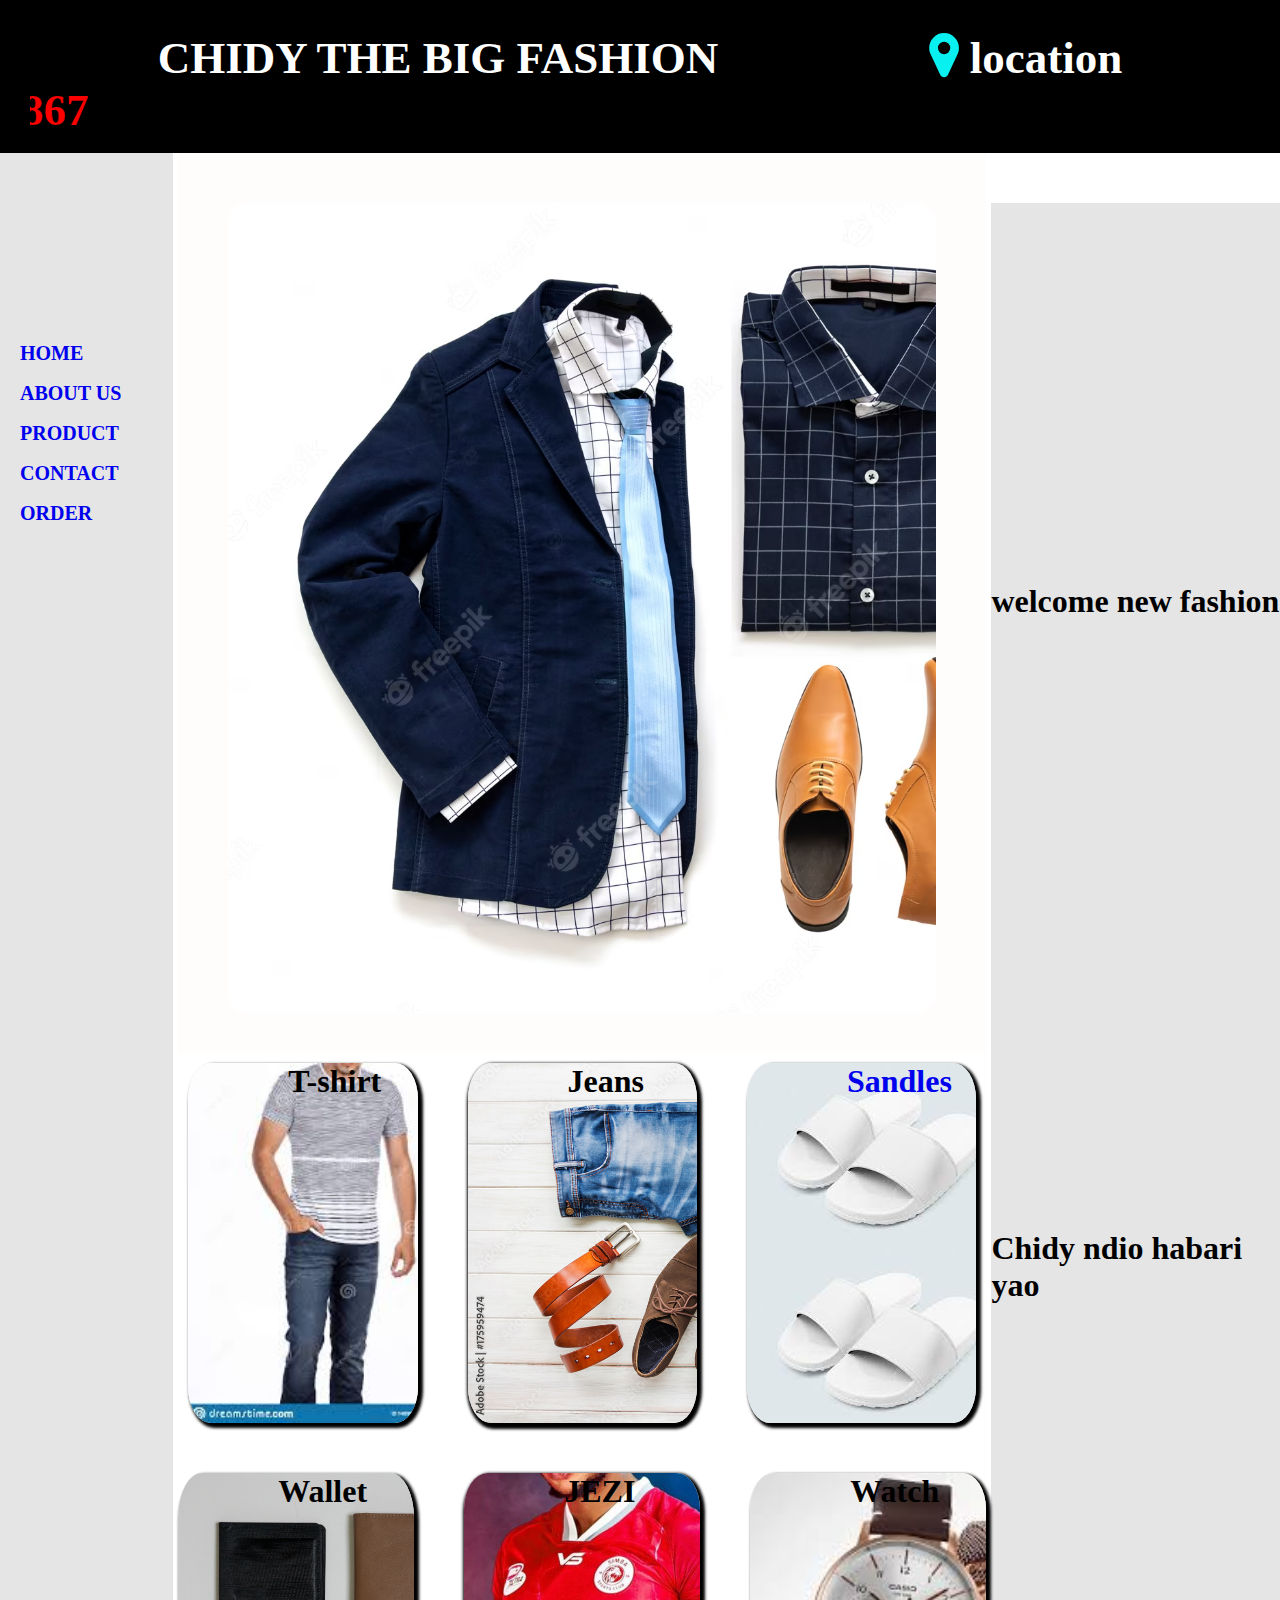
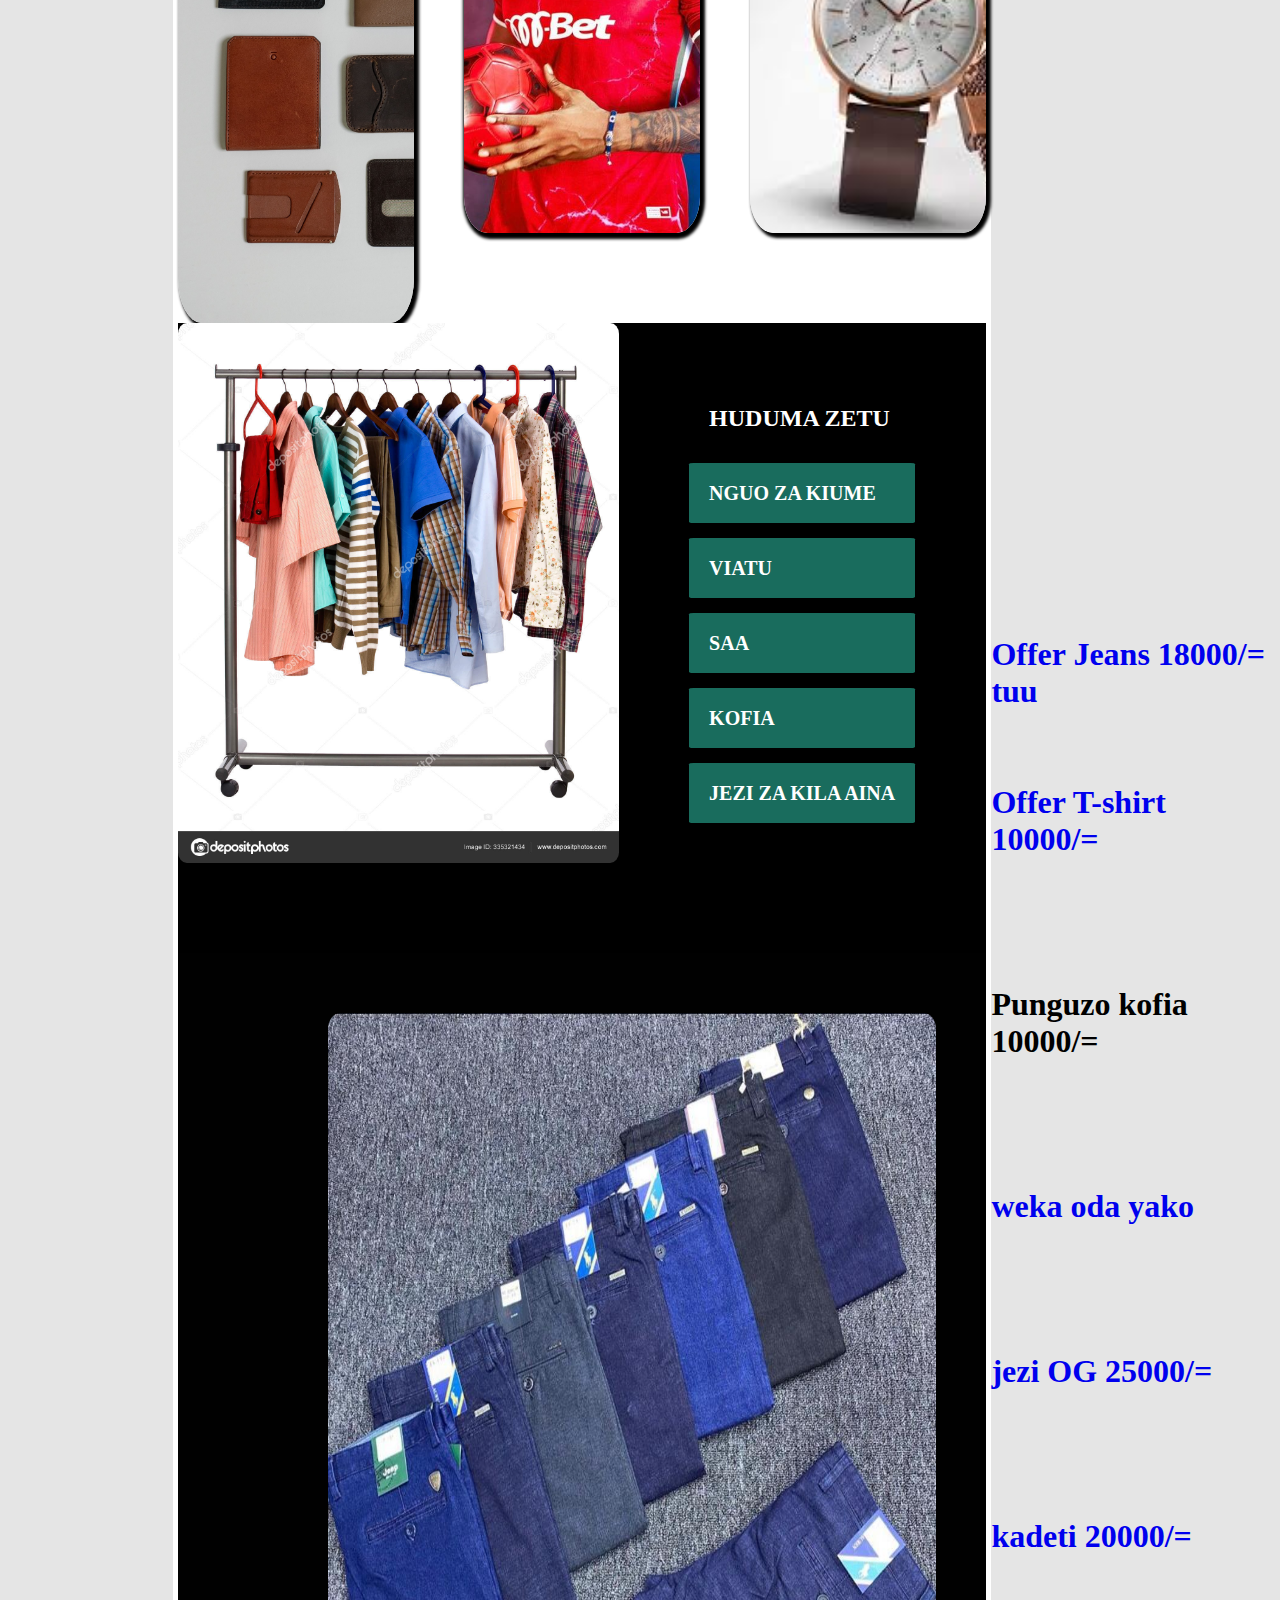
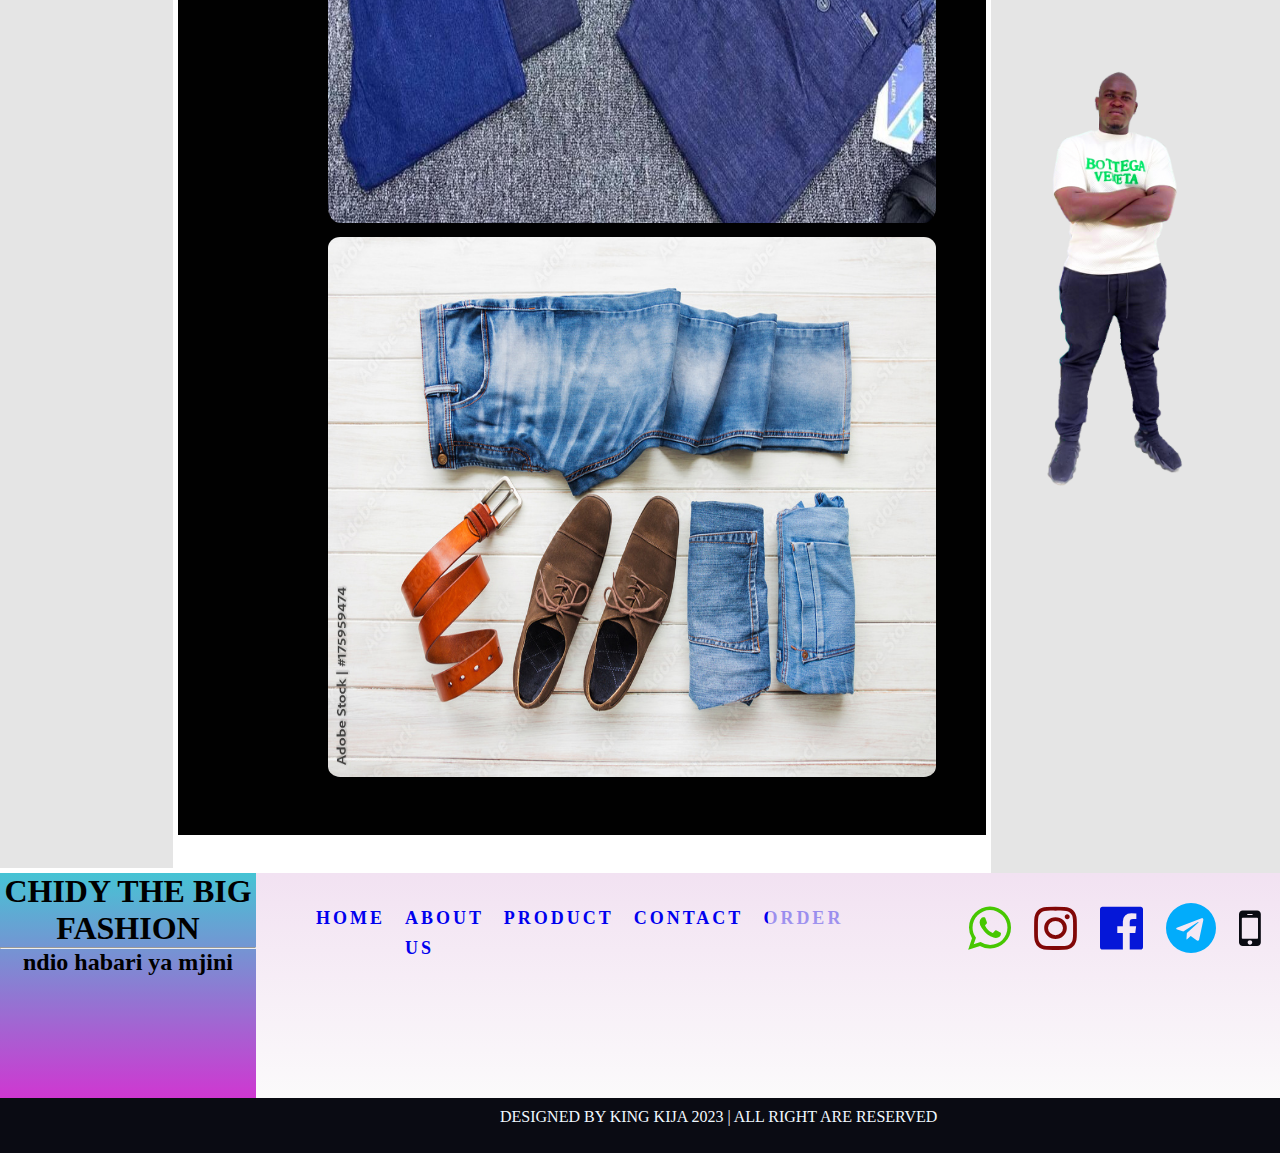
<file: index.html>
<!DOCTYPE html>
<html>

<head>
    <link rel="stylesheet" type="text/css" href="./home.css">
    <link rel="stylesheet" type="text/css" href="./font-awesome/css/font-awesome.min.css">
</head>

<body id="hamza()">
    <div id="divmain">
        <div id="divheading">
            <p id="p1">CHIDY THE BIG FASHION
                <a href="https://maps.app.goo.gl/7znSupETSNkX8spt6"><i class="fa fa-map-marker" aria-hidden="true"
                        id="phone" style="color: rgb(8, 240, 240); padding-left: 200px;"></i></a>
                location
                <marquee direction="RIGht">
                    <font color="red">0683243867 </font>
                </marquee>
        </p>

        </div>

        <div id="divcontral">
            <div id="divmenu">
                <ul id="ul1">
                    <a href="./index.html">
                        <li>HOME</li>
                    </a>
                    <a href="./about.html">
                        <li>ABOUT US</li>
                    </a>
                    <a href="./product.html">
                        <li>PRODUCT</li>
                    </a>
                    <a href="./contact.html">
                        <li>CONTACT</li>
                    </a>
                    <a href="./order.html">
                        <li>ORDER</li>
                    </a>
                </ul>
            </div>
            <div id="divcont">
                <div id="cont1"></div>
                <div id="divcontainer2">
                    <div id="cont2">
                        <h1 id="h22">T-shirt </h1>
                    </div>
                    <div id="cont3">
                        <h1 id="h22">Jeans</h1>
                    </div>
                    <div id="cont4">
                        <a href="./viatu.html">
                            <h1 id="h22">Sandles</h1>
                        </a>
                    </div>


                </div>
                <div id="divcontainer3">
                    <div id="cont5">
                        <h1 id="h22">Wallet </h1>
                    </div>
                    <div id="cont6" class="img3">
                        <h1 id="h22"> JEZI</h1>
                    </div>
                    <div id="cont7">
                        <h1 id="h22">Watch</h1>
                    </div>


                </div>
                <div id="divcontainer4">
                    <img src="./assets/back3.jpg" alt="">
                    <ul id="ul2">
                        <li class="li2 " style="background-color: black;font-family: FORTE; font-size: x-large;">HUDUMA
                            ZETU</li>
                        <a href="./NGUO-kiume.html">
                            <li class="li2">NGUO ZA KIUME</li>
                        </a>
                        <a href="./viatu.html">
                            <li class="li2">VIATU</li>
                        </a>
                        <a href="./saa.html">
                            <li class="li2">SAA</li>
                        </a>
                        <li class="li2">KOFIA</li>
                        <a href="./jezi.html">
                            <li class="li2">JEZI ZA KILA AINA</li>
                        </a>

                    </ul>
                </div>
                <div id="divcontainer5">
                   
                    <img src="./assets/jeans3" alt="" id="img1">
                    <img src="./assets/jeans2.jpg" alt="" id="img1" style="height: 60vh;">
                </div>
            </div>

            <div id="divadd">
                <div class="img"></div>
                <div class="img1" style="margin-top: 20px;">
                    <h1>welcome new fashion</h1>
                </div>
                <div class="img2" style="margin-top: 50PX;"></div>
                <br><br><br><br><br><br><br><br><br><br>
                <div class="img4" style="margin-top: 20px;">
                    <h1>Chidy ndio habari yao</h1>
                </div>
                <br><br><br><br><br><br>
                <div class="img2" style="margin-top: 50PX;"></div>
                <br><br><br><br><br><br>
                <div class="img1" style="margin-top: 20px;">
                    <a href="./NGUO-kiume.html">
                        <h1>Offer Jeans 18000/= tuu</h1>
                    </a>
                </div>
                <br><br><br>
                <div class="img1" style="margin-top: 20px;">
                    <a href="./NGUO-kiume.html">
                        <h1>Offer T-shirt 10000/=</h1>
                    </a>
                </div>
                <br><br><br><br><br><br>
                <div class="img1" style="margin-top: 20px;">
                    <h1>Punguzo kofia 10000/= </h1>
                </div>
                <br><br><br><br><br><br>
                <div class="img1" style="margin-top: 20px;">
                    <a href="./order.html">
                        <h1>weka oda yako</h1>
                    </a>
                </div>
                <br><br><br><br><br><br>
                <div class="img1" style="margin-top: 20px;">
                    <a href="./jezi.html">
                        <h1>jezi OG 25000/= </h1>
                    </a>
                </div>
                <br><br><br><br><br><br>
                <div class="img1" style="margin-top: 20px;">
                    <a href="./NGUO-kiume.html">
                        <h1>kadeti 20000/=</h1>
                    </a>
                </div>
                <div>
                <img src="./assets/WhatsApp-Image-2023-07-08-at-07.32 - Copy - Copy.png" alt="" class="pic1">
              

                </div>
                

            </div>

        </div>

        <div id="last">
            <div id="last1">
                <h1 id="h1a">CHIDY THE BIG FASHION</h1>
                <hr>
                <h2 id="h1a">ndio habari ya mjini</h2>

            </div>
            <div id="last2">
                <div id="divcontral">

                    <ul id="ullast">
                        <a href="./index.html">
                            <li>HOME</li>
                        </a>
                        <a href="./about.html">
                            <li>ABOUT US</li>
                        </a>
                        <a href="./product.html">
                            <li>PRODUCT</li>
                        </a>
                        <a href="./contact.html">
                            <li>CONTACT</li>
                        </a>
                        <a href="./order.html">
                            <li>ORDER</li>
                        </a>
                        <br> <br>


                    </ul>

                </div>
            </div>
            <div id="last3">
                <ul id="ullast1">
                    <a href="https://faq.whatsapp.com/1164217254479464/?ref=share">
                        <li id="whatsapp"><i class="fa fa-whatsapp" aria-hidden="true"></i></li>
                    </a>
                    <a href="https://instagram.com/chidy_big_fashion?igshid=MzNlNGNkZWQ4Mg==">
                        <li id="instagram"><i class="fa fa-instagram" aria-hidden="true"></i></li>

                        <a href="https://www.facebook.com/rashidi.amily.7?mibextid=ZbWKwL ">
                            <li id="facebook"><i class="fa fa-facebook-official" aria-hidden="true"></i></li>
                        </a>
                        <a href="https://telegram.org/dl">
                            <li id="tele"><i class="fa fa-telegram" aria-hidden="true"></i></li>
                        </a>
                        <li id="phone"><i class="fa fa-mobile" aria-hidden="true"></i></li>
                        <a href="https://maps.app.goo.gl/7znSupETSNkX8spt6"><i class="fa fa-map-marker"
                                aria-hidden="true" id="phone"></i></a>

            </div>
        </div>

        <div>
            <p id="footer">DESIGNED BY KING KIJA 2023 | ALL RIGHT ARE RESERVED</p>
        </div>
    </div>
<script>
   
    {
        alert("welcome to my business website")
    }
</script>
</body>

</html>
</file>
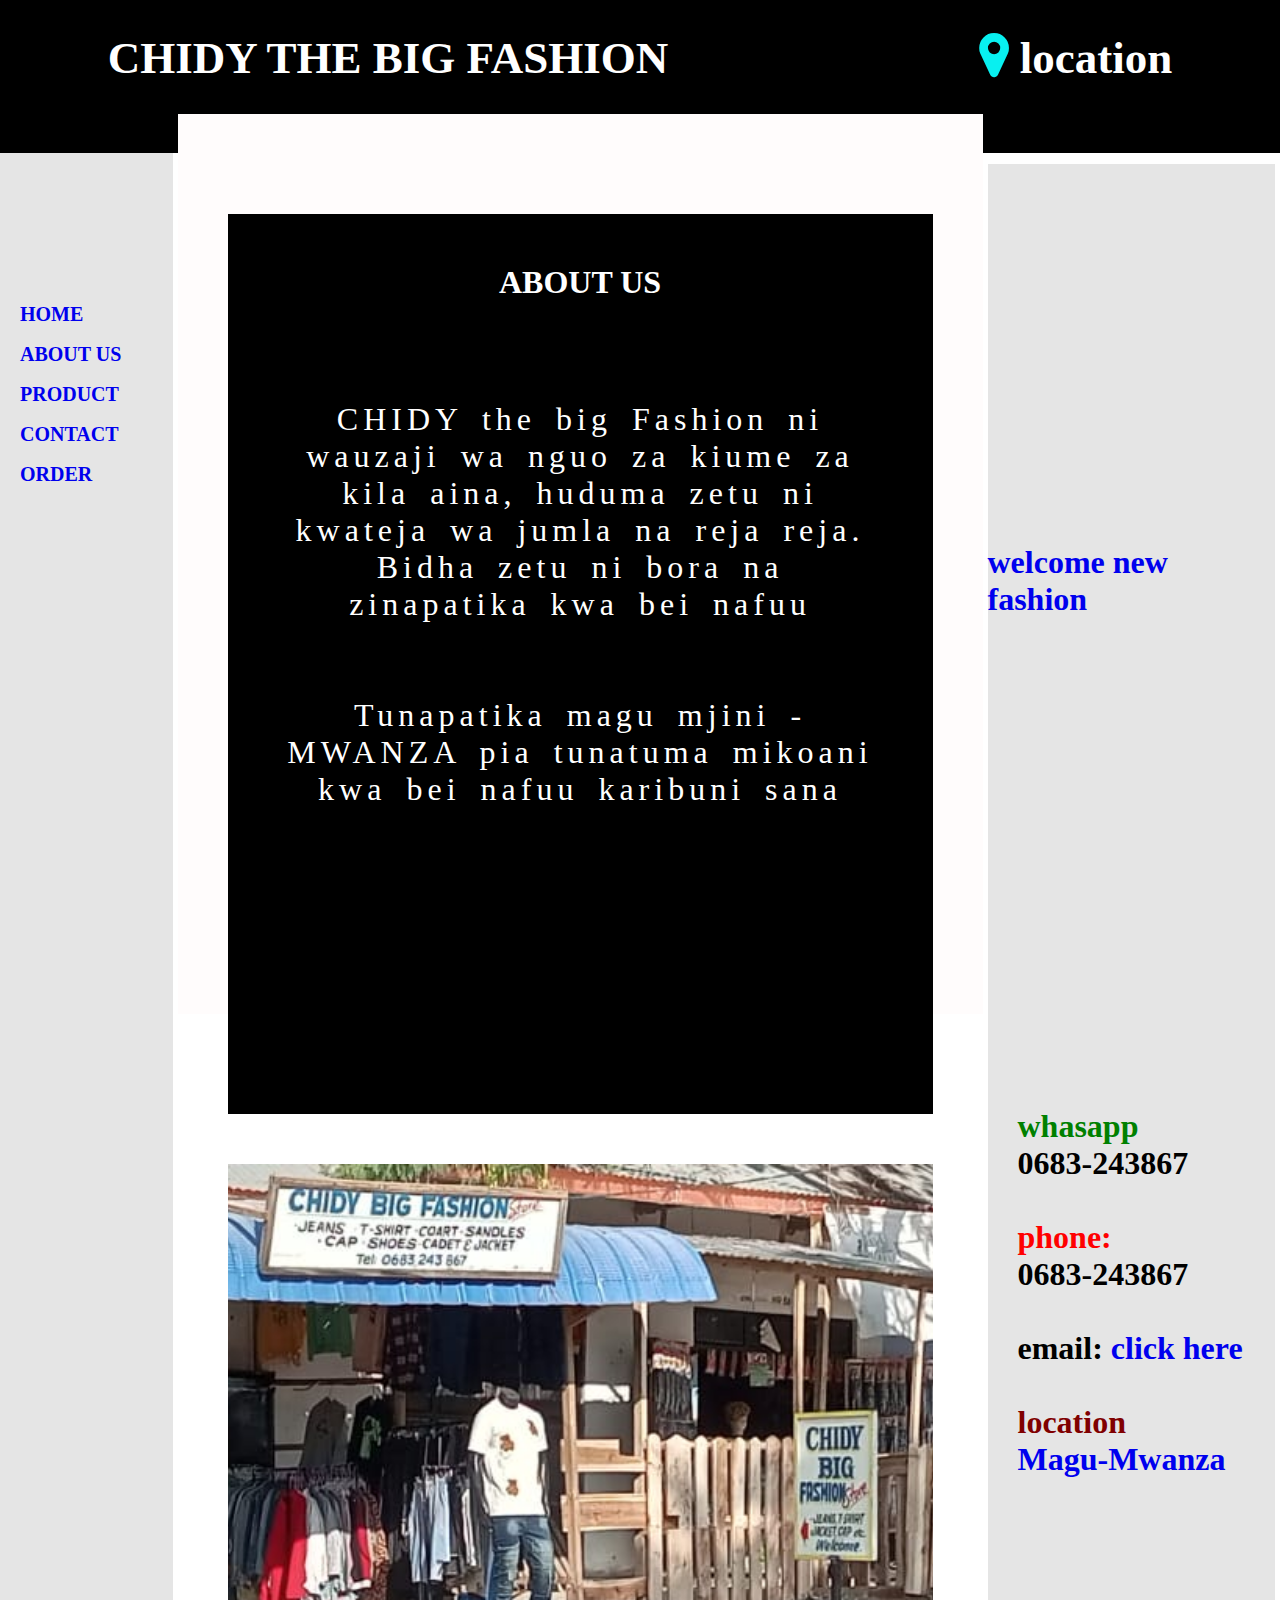
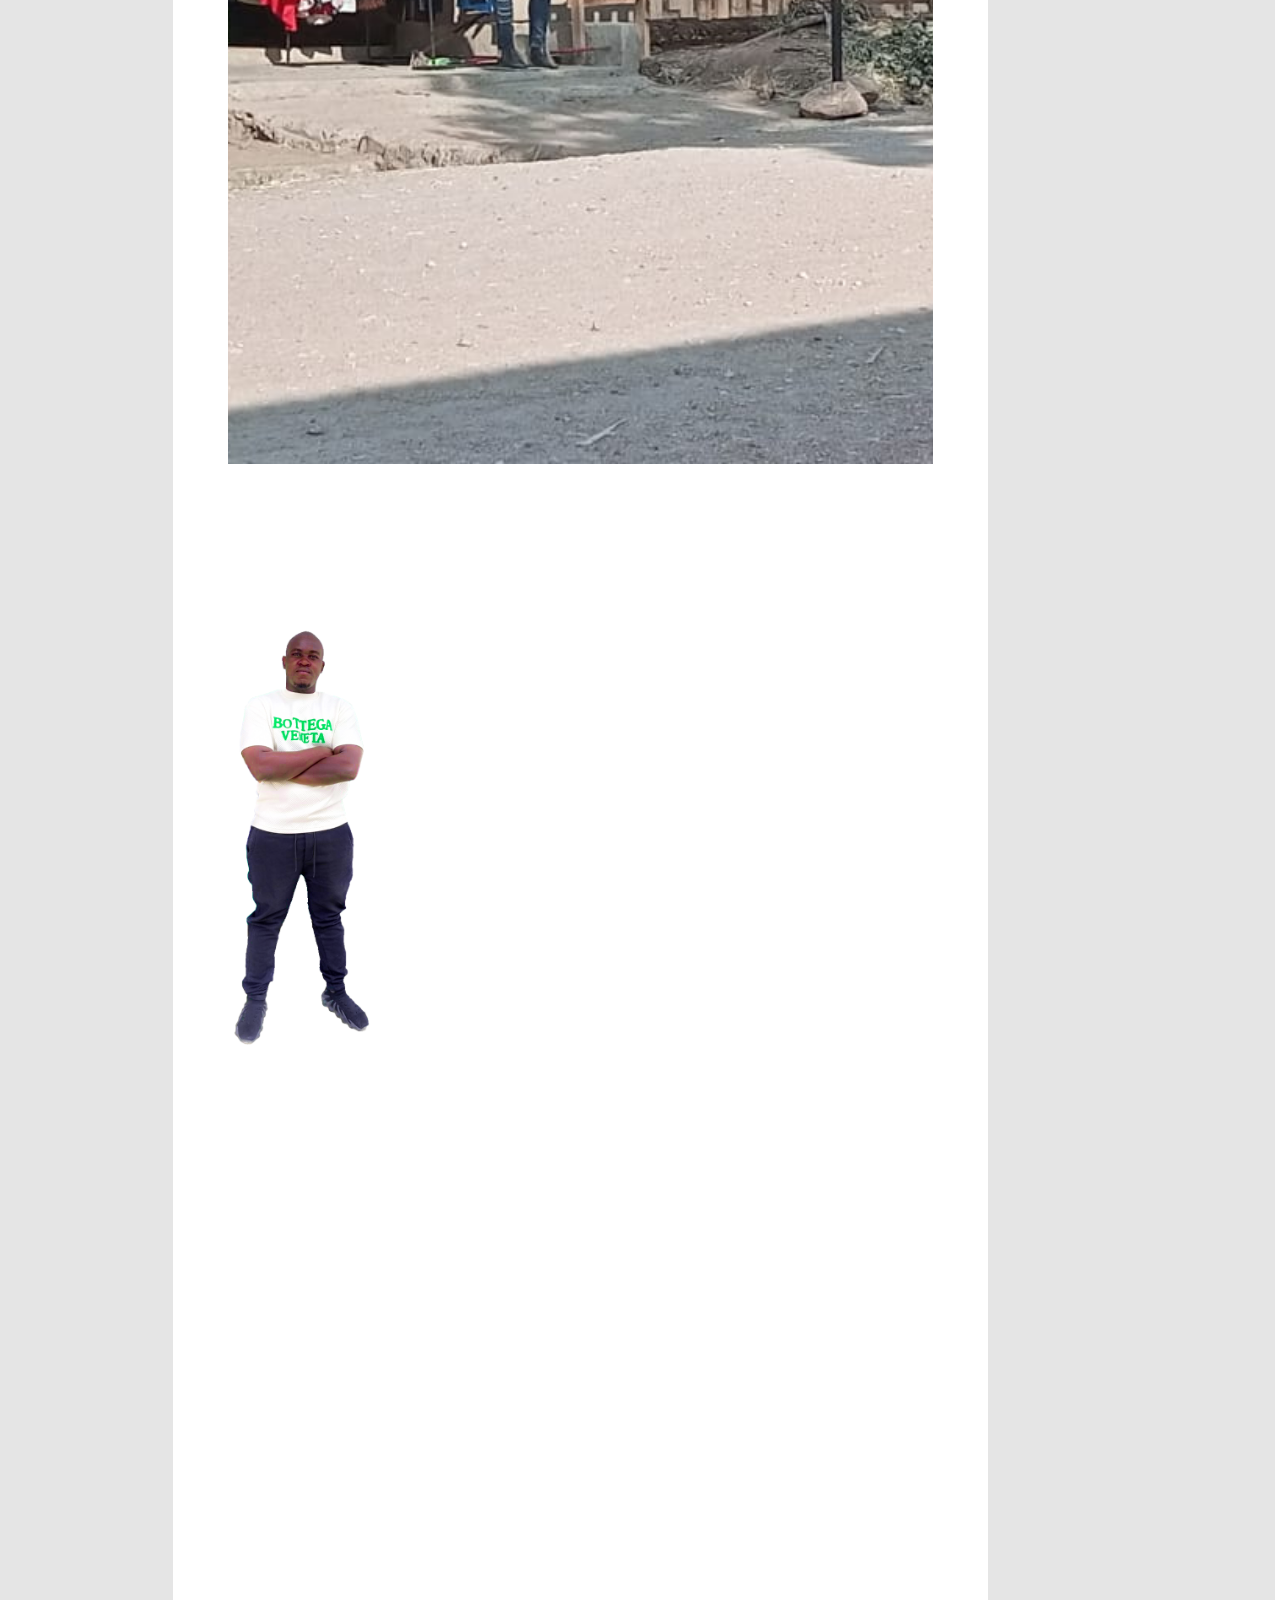
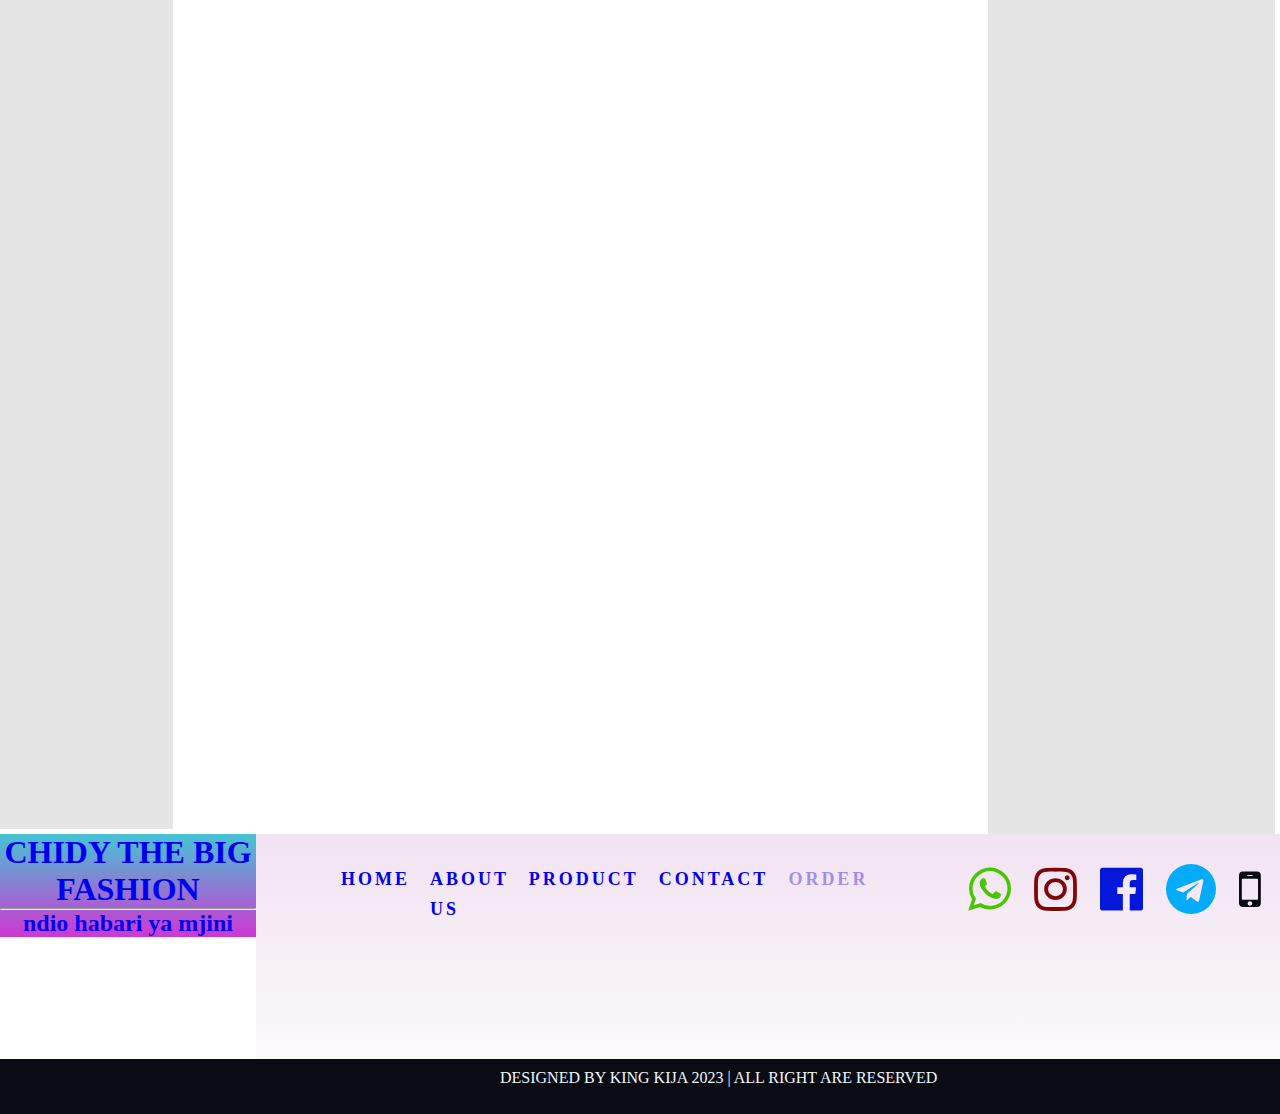
<file: about.html>
<!DOCTYPE html>
<html>
<head>
   <link rel="stylesheet" type="text/css" href="./home.css">
   <link rel="stylesheet" type="text/css" href="./font-awesome/css/font-awesome.min.css">
   <link rel="stylesheet" type="text/css" href="./about.css">
</head>
<body>
    <div id="divmain">
        <div id="divmain">
        <div id="divheading">
            <p id="p1">CHIDY THE BIG FASHION
                <a href="https://maps.app.goo.gl/7znSupETSNkX8spt6"><i class="fa fa-map-marker"
                    aria-hidden="true" id="phone" style="color: rgb(8, 240, 240); padding-left: 300px;"></i></a>
                    location
            <p>
        <div id="divcontral">
          <div id="divmenu">
            <ul id="ul1">
               <a href="./index.html"><li>HOME</li></a>
                <a href="./about.html"><li>ABOUT US</li></a>
                <a href="./product.html"><li>PRODUCT</li></a>
               <a href="./contact.html"><li>CONTACT</li></a>
               <a href="./order.html"><li>ORDER</li></a>
            </ul>
          </div>
          <div id="divcont">
            <div id="divabout1">
            <h1 id="h1about">ABOUT US</h1>
            <p id="h1about2">CHIDY the big Fashion ni wauzaji wa nguo za kiume za kila aina, huduma zetu ni kwateja wa jumla na reja reja. Bidha zetu ni bora na zinapatika kwa bei nafuu <br><br><br> 
            Tunapatika magu mjini - MWANZA pia tunatuma mikoani kwa bei nafuu karibuni sana</p>
            </div>
            <div id="divabout2">

            </div>
             <DIV><img src="./assets/WhatsApp-Image-2023-07-08-at-07.32 - Copy - Copy.png" alt=""></DIV>
          </div>
          
          <div id="divadd">
            <div  class="img"></div>
            <div class="img1" style="margin-top: 20px;"><a href="./index.html"><h1>welcome new fashion</h1></a></div>
            <div class="img2" style="margin-top: 50PX;"></div>
            
            <div>
                <h1 style="margin-top: 50px; padding: 30px;"> <font color="green">whasapp <br></font>0683-243867 <br><br>
                    <font color="red">phone: <br></font>0683-243867 
                    <br><br>
                    email: <font color="hotpink"><a href="mailto:hamzaamir0001@gmail.com">click here</font>
                    <br><br>
                    <font color="maroon">location</font> <br>Magu-Mwanza <br>
                    
                </h1>
            </div>
            <div></div>
            
          </div>

        </div>







        <div id="last">
            <div id="last1">
                <h1 id="h1a">CHIDY THE BIG FASHION</h1><hr>
                <h2 id="h1a">ndio habari ya mjini</h2>
              
            </div>
            <div id="last2">
                <div id="divcontral">
                   
                      <ul id="ullast">
                        <a href="./index.html"><li>HOME</li></a>
                        <a href="./about.html"><li>ABOUT US</li></a>
                        <a href="./product.html"><li>PRODUCT</li></a>
                       <a href="./contact.html"><li>CONTACT</li></a>
                       <a href="./order.html"><li>ORDER</li></a>
                          
                      </ul> 
                      
                    </div>
            </div>
            <div id="last3">
                <ul id="ullast1">
                    <a href="https://faq.whatsapp.com/1164217254479464/?ref=share">
                        <li id="whatsapp"><i class="fa fa-whatsapp" aria-hidden="true"></i></li>
                    </a>
                    <a href="https://instagram.com/chidy_big_fashion?igshid=MzNlNGNkZWQ4Mg==">
                        <li id="instagram"><i class="fa fa-instagram" aria-hidden="true"></i></li>

                        <a href="https://www.facebook.com/rashidi.amily.7?mibextid=ZbWKwL ">
                            <li id="facebook"><i class="fa fa-facebook-official" aria-hidden="true"></i></li>
                        </a>
                        <a href="https://telegram.org/dl"><li id="tele"><i class="fa fa-telegram" aria-hidden="true"></i></li></a>
                        <li id="phone"><i class="fa fa-mobile" aria-hidden="true"></i></li>
                        <a href="https://maps.app.goo.gl/7znSupETSNkX8spt6"><i class="fa fa-map-marker"
                                aria-hidden="true" id="phone"></i></a>
            </div>
            </div>
          
        <div>
        <p id="footer">DESIGNED BY KING KIJA 2023 | ALL RIGHT ARE RESERVED</p></div>
    </div>
   
</body>
</html>
</file>
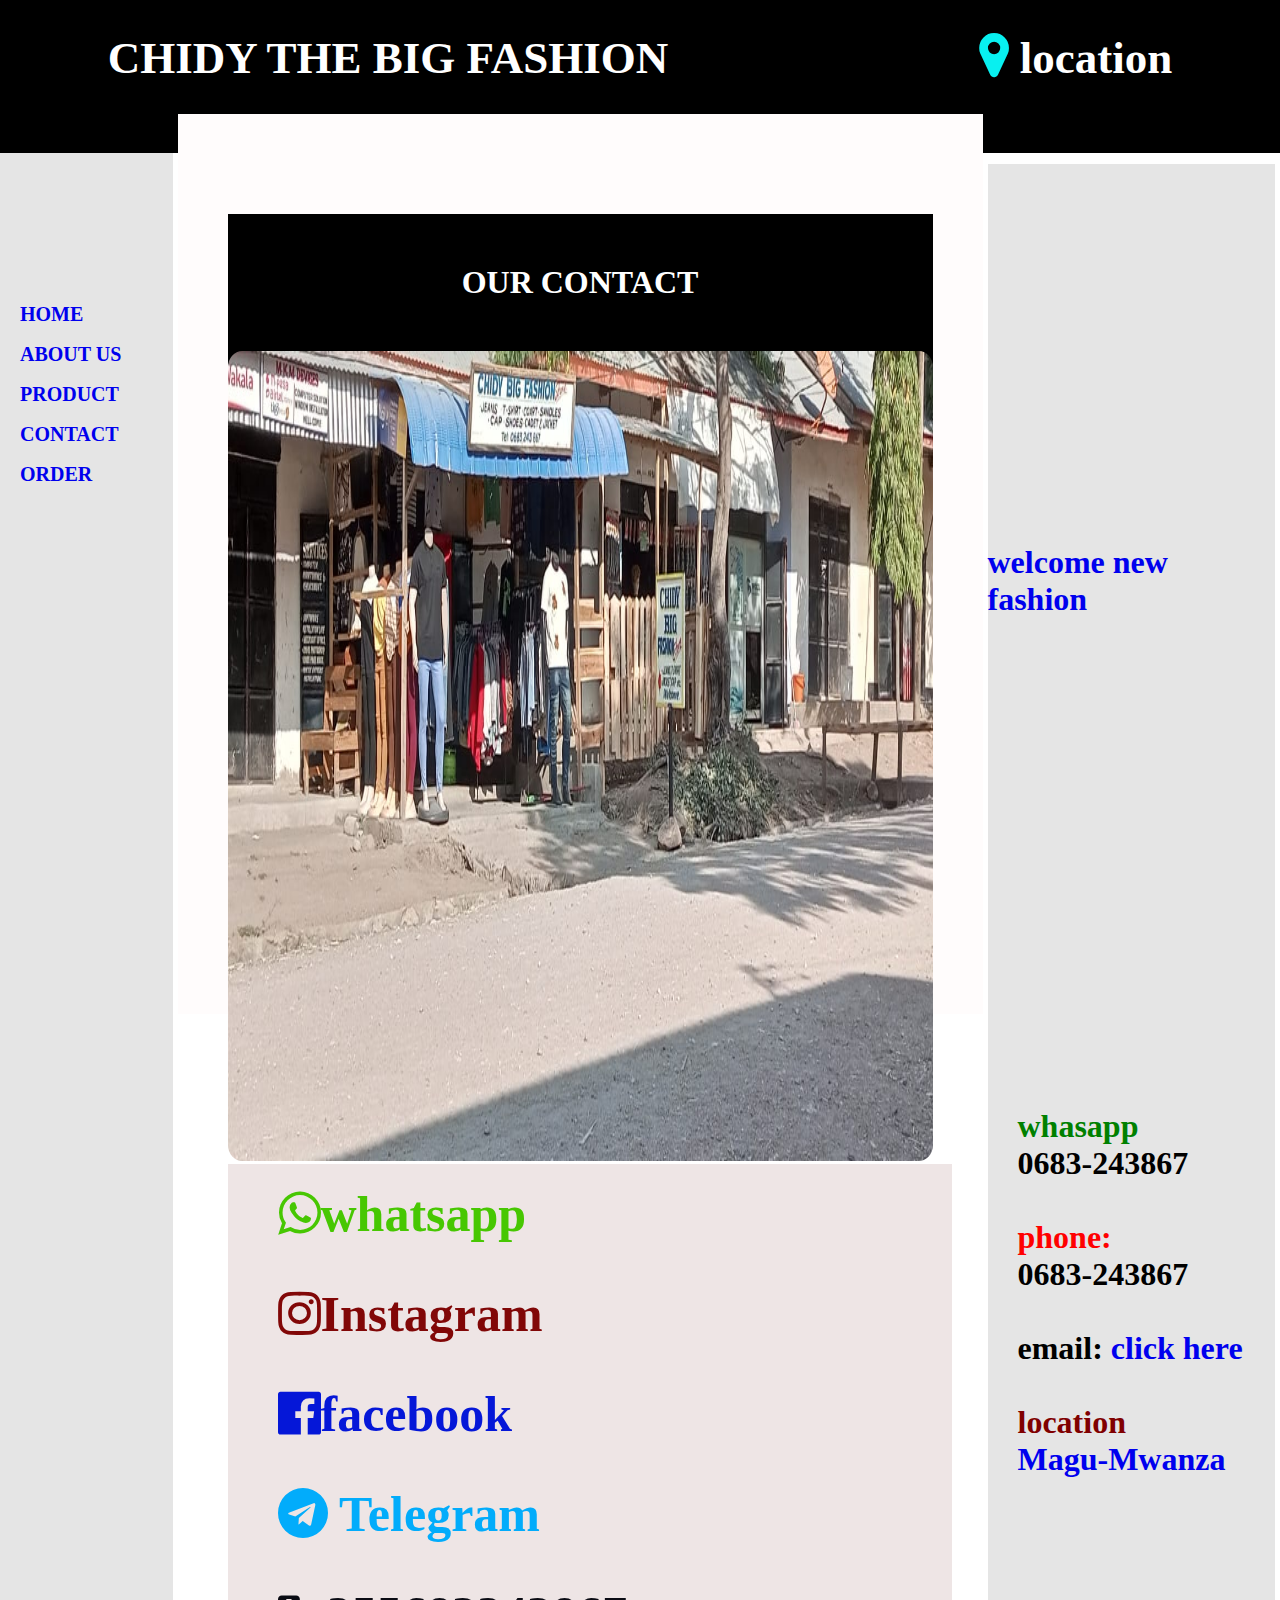
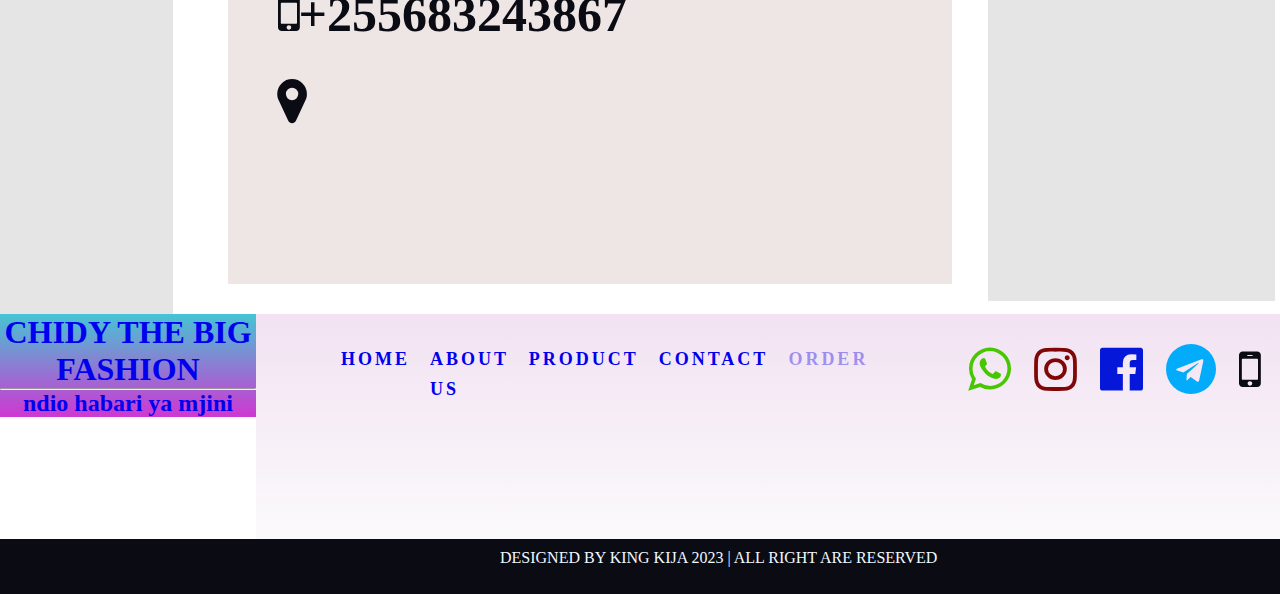
<file: contact.html>
<!DOCTYPE html>
<html>

<head>
    <link rel="stylesheet" type="text/css" href="./home.css">
    <link rel="stylesheet" type="text/css" href="./font-awesome/css/font-awesome.min.css">
    <link rel="stylesheet" type="text/css" href="./about.css">
    <link rel="stylesheet" type="text/css" href="./CONTACT.CSS">
</head>

<body>
    <div id="divmain">
        <div id="divmain">
            <div id="divheading">
                <p id="p1">CHIDY THE BIG FASHION
                    <a href="https://maps.app.goo.gl/7znSupETSNkX8spt6"><i class="fa fa-map-marker" aria-hidden="true"
                            id="phone" style="color: rgb(8, 240, 240); padding-left: 300px;"></i></a>
                    location
                <p>
                <div id="divcontral">
                    <div id="divmenu" style="height: 200vh;">
                        <ul id="ul1">
                            <a href="./index.html">
                                <li>HOME</li>
                            </a>
                            <a href="./about.html">
                                <li>ABOUT US</li>
                            </a>
                            <a href="./product.html">
                                <li>PRODUCT</li>
                            </a>
                            <a href="./contact.html">
                                <li>CONTACT</li>
                            </a>
                            <a href="./order.html">
                                <li>ORDER</li>
                            </a>
                        </ul>
                    </div>
                    <div id="divcont">
                        <div id="divabout1">
                            <h1 id="h1about"> OUR CONTACT</h1>
                          <img src="./assets/shop.jpg" alt="" style="height: 90vh; width: 100%;">

                        </div>
                        <div id="divabout3">
                            <ul id="contact-icon">
                                <a href="https://faq.whatsapp.com/1164217254479464/?ref=share">
                                    <li id="whatsapp"><i class="fa fa-whatsapp" aria-hidden="true"></i>whatsapp </li>
                                </a>
                                <a href="https://instagram.com/chidy_big_fashion?igshid=MzNlNGNkZWQ4Mg==">
                                    <li id="instagram"><i class="fa fa-instagram" aria-hidden="true"></i>Instagram</li>

                                    <a href="https://www.facebook.com/rashidi.amily.7?mibextid=ZbWKwL ">
                                        <li id="facebook"><i class="fa fa-facebook-official"
                                                aria-hidden="true"></i>facebook</li>
                                    </a>
                                    <a href="https://telegram.org/dl">
                                        <li id="tele"><i class="fa fa-telegram" aria-hidden="true"></i> Telegram</li>
                                    </a>
                                    <li id="phone"><i class="fa fa-mobile" aria-hidden="true"></i>+255683243867</li>
                                    <a href="https://maps.app.goo.gl/7znSupETSNkX8spt6"><i class="fa fa-map-marker"
                                            aria-hidden="true" id="phone">
                                            <li></li>
                                        </i></a>

                                    
                        </div>

                    </div>

                    <div id="divadd" style="height: 193vh;">
                        <div class="img"></div>
                        <div class="img1" style="margin-top: 20px;">
                            <a href="./index.html"><h1>welcome new fashion</h1></a>
                        </div>
                        <div class="img2" style="margin-top: 50PX;"></div>

                        <div>
                            <h1 style="margin-top: 50px; padding: 30px;"> <font color="green">whasapp <br></font>0683-243867 <br><br>
                                <font color="red">phone: <br></font>0683-243867 
                                <br><br>
                                email: <font color="hotpink"><a href="mailto:hamzaamir0001@gmail.com">click here</font>
                                <br><br>
                                <font color="maroon">location</font> <br>Magu-Mwanza <br>
                                
                            </h1>
                        </div>
                        <div></div>

                    </div>

                </div>







                <div id="last">
                    <div id="last1">
                        <h1 id="h1a">CHIDY THE BIG FASHION</h1>
                        <hr>
                        <h2 id="h1a">ndio habari ya mjini</h2>

                    </div>
                    <div id="last2">
                        <div id="divcontral">

                            <ul id="ullast">
                                <a href="./index.html">
                                    <li>HOME</li>
                                </a>
                                <a href="./about.html">
                                    <li>ABOUT US</li>
                                </a>
                                <a href="./product.html">
                                    <li>PRODUCT</li>
                                </a>
                                <a href="./contact.html">
                                    <li>CONTACT</li>
                                </a>
                                <a href="./order.html">
                                    <li>ORDER</li>
                                </a>

                            </ul>

                        </div>
                    </div>
                    <div id="last3">
                        <ul id="ullast1">
                            <a href="https://faq.whatsapp.com/1164217254479464/?ref=share">
                                <li id="whatsapp"><i class="fa fa-whatsapp" aria-hidden="true"></i></li>
                            </a>
                            <a href="https://instagram.com/chidy_big_fashion?igshid=MzNlNGNkZWQ4Mg==">
                                <li id="instagram"><i class="fa fa-instagram" aria-hidden="true"></i></li>

                                <a href="https://www.facebook.com/rashidi.amily.7?mibextid=ZbWKwL ">
                                    <li id="facebook"><i class="fa fa-facebook-official" aria-hidden="true"></i></li>
                                </a>
                                <a href="https://telegram.org/dl">
                                    <li id="tele"><i class="fa fa-telegram" aria-hidden="true"></i></li>
                                </a>
                                <li id="phone"><i class="fa fa-mobile" aria-hidden="true"></i></li>
                                <a href="https://maps.app.goo.gl/7znSupETSNkX8spt6"><i class="fa fa-map-marker"
                                        aria-hidden="true" id="phone"></i></a>
                    </div>
                </div>

                <div>
                    <p id="footer">DESIGNED BY KING KIJA 2023 | ALL RIGHT ARE RESERVED</p>
                </div>
            </div>

</body>

</html>
</file>
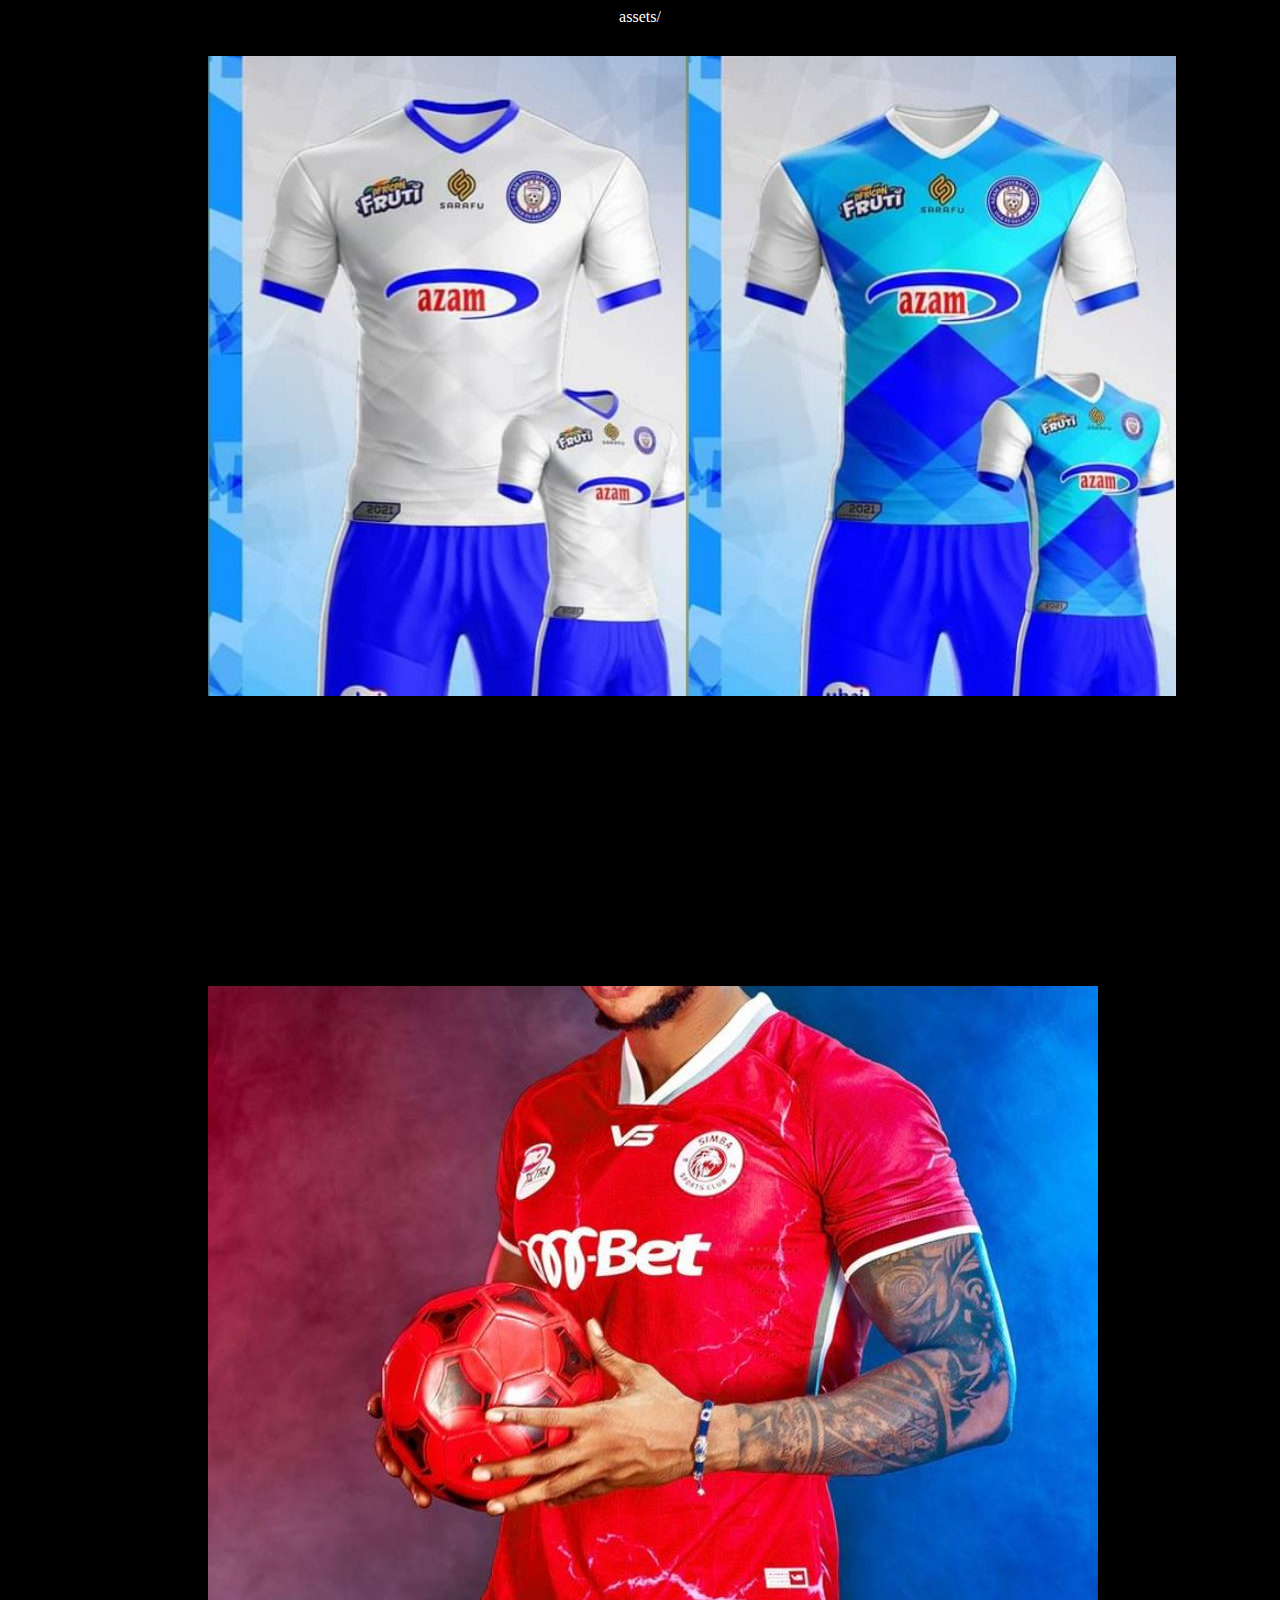
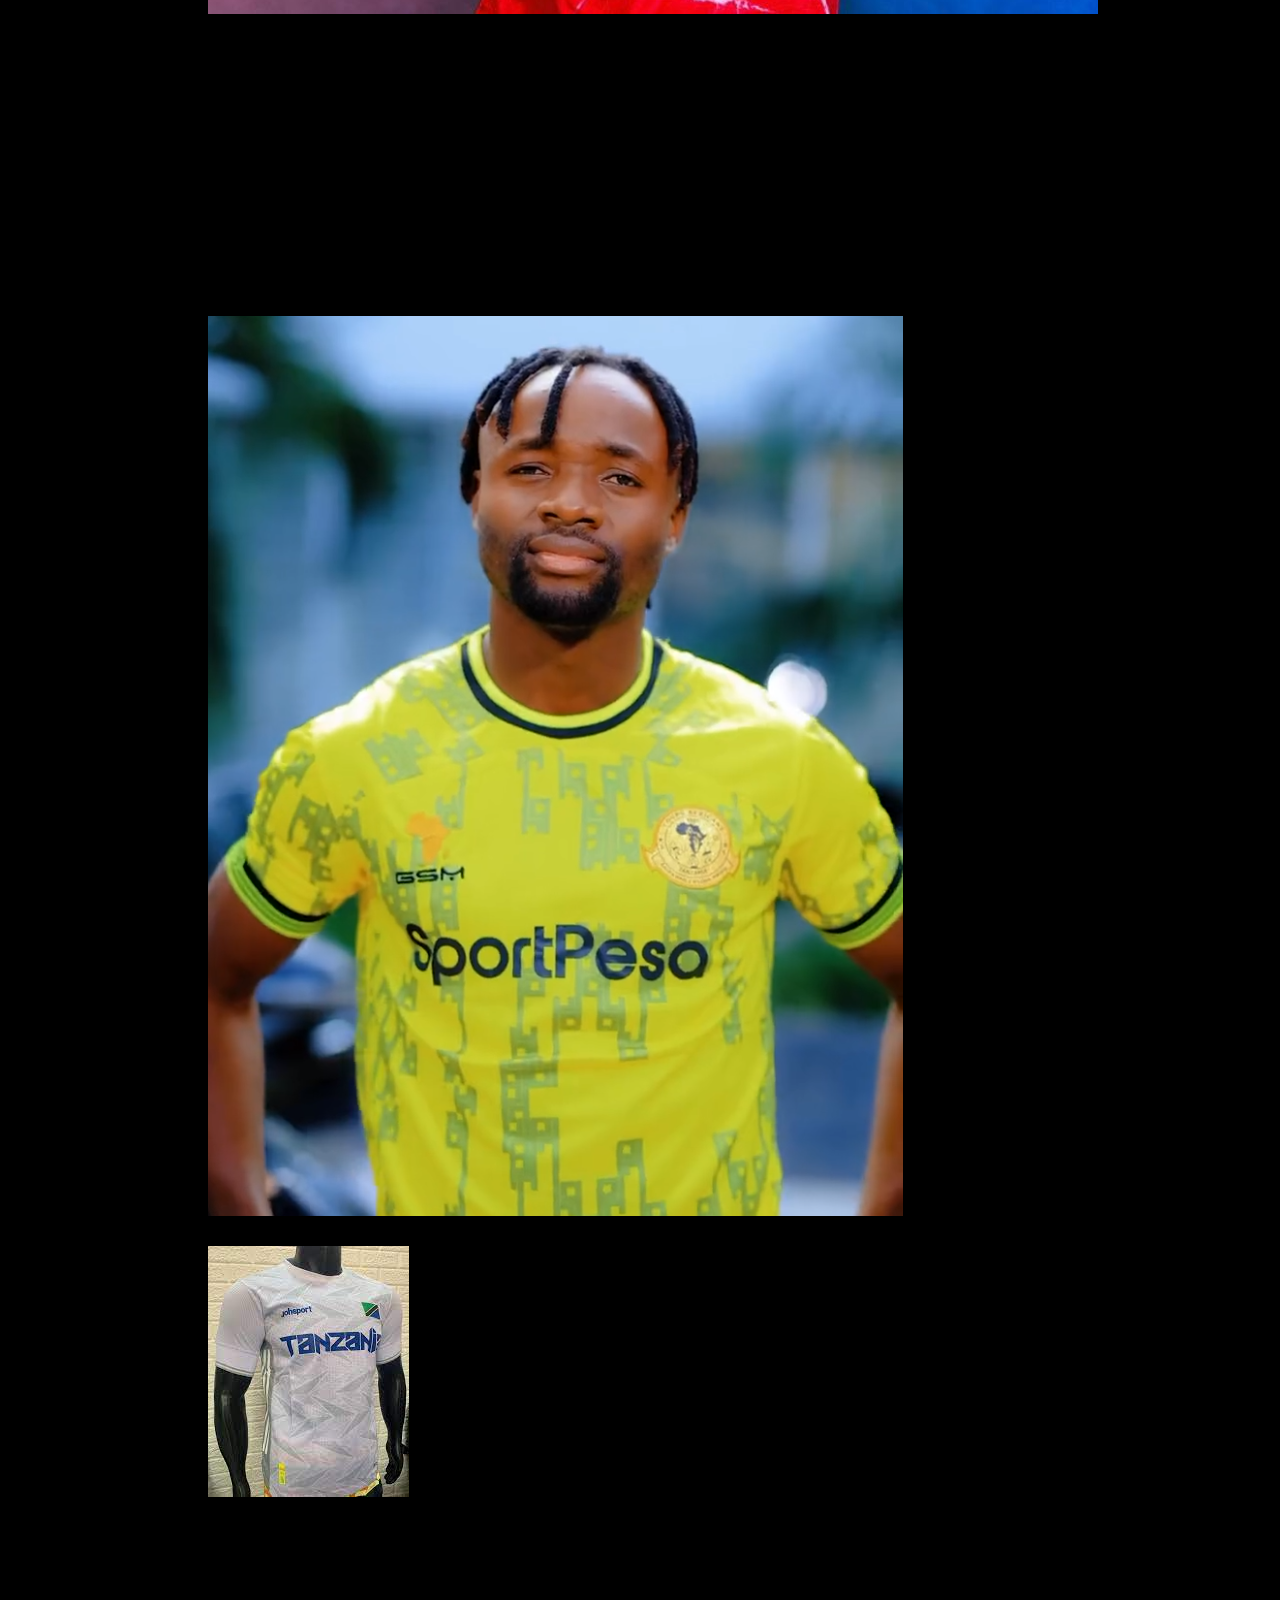
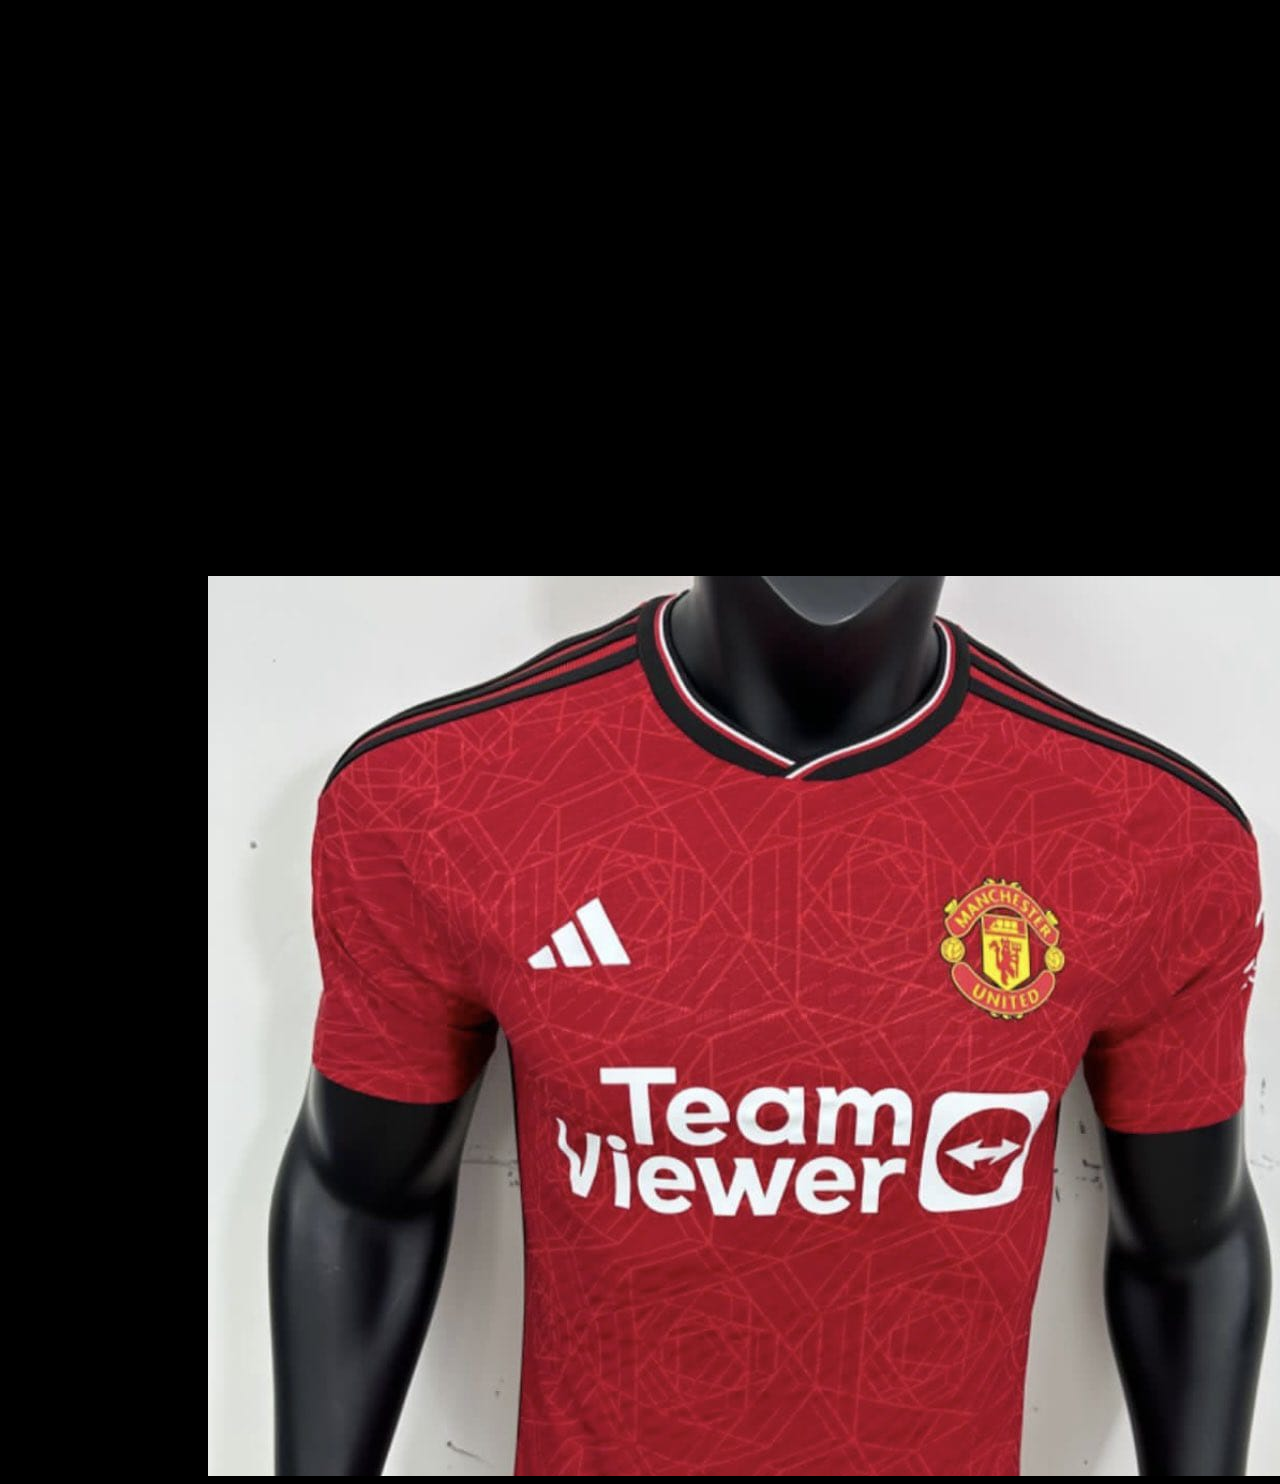
<file: jezi.html>
assets/<!DOCTYPE html>
<html lang="en">
<head>
   <style>
    div
    {
        height: 100vh;
        width: 100%;
        background-size: c;
        background-position: centr;
        background-repeat: no-repeat;
        margin-left: 200px;
        margin-top: 30px;
    }
   </style>
</head>
<body style="background-color: black; color: white; text-align: center;">
   <div style="background-image: url(./assets/jezi\ azam);"></div>
   <div style="background-image: url(./assets/JEZi.jpg);"></div>
   <div style="background-image: url(./assets/jezi\ yanga);"></div>
   <div style="background-image: url(./assets/jezi\ tz.jpg);"></div>
   <div style="background-image: url(./assets/jezi1.jpg);"></div>
   



</body>
</html>
</file>
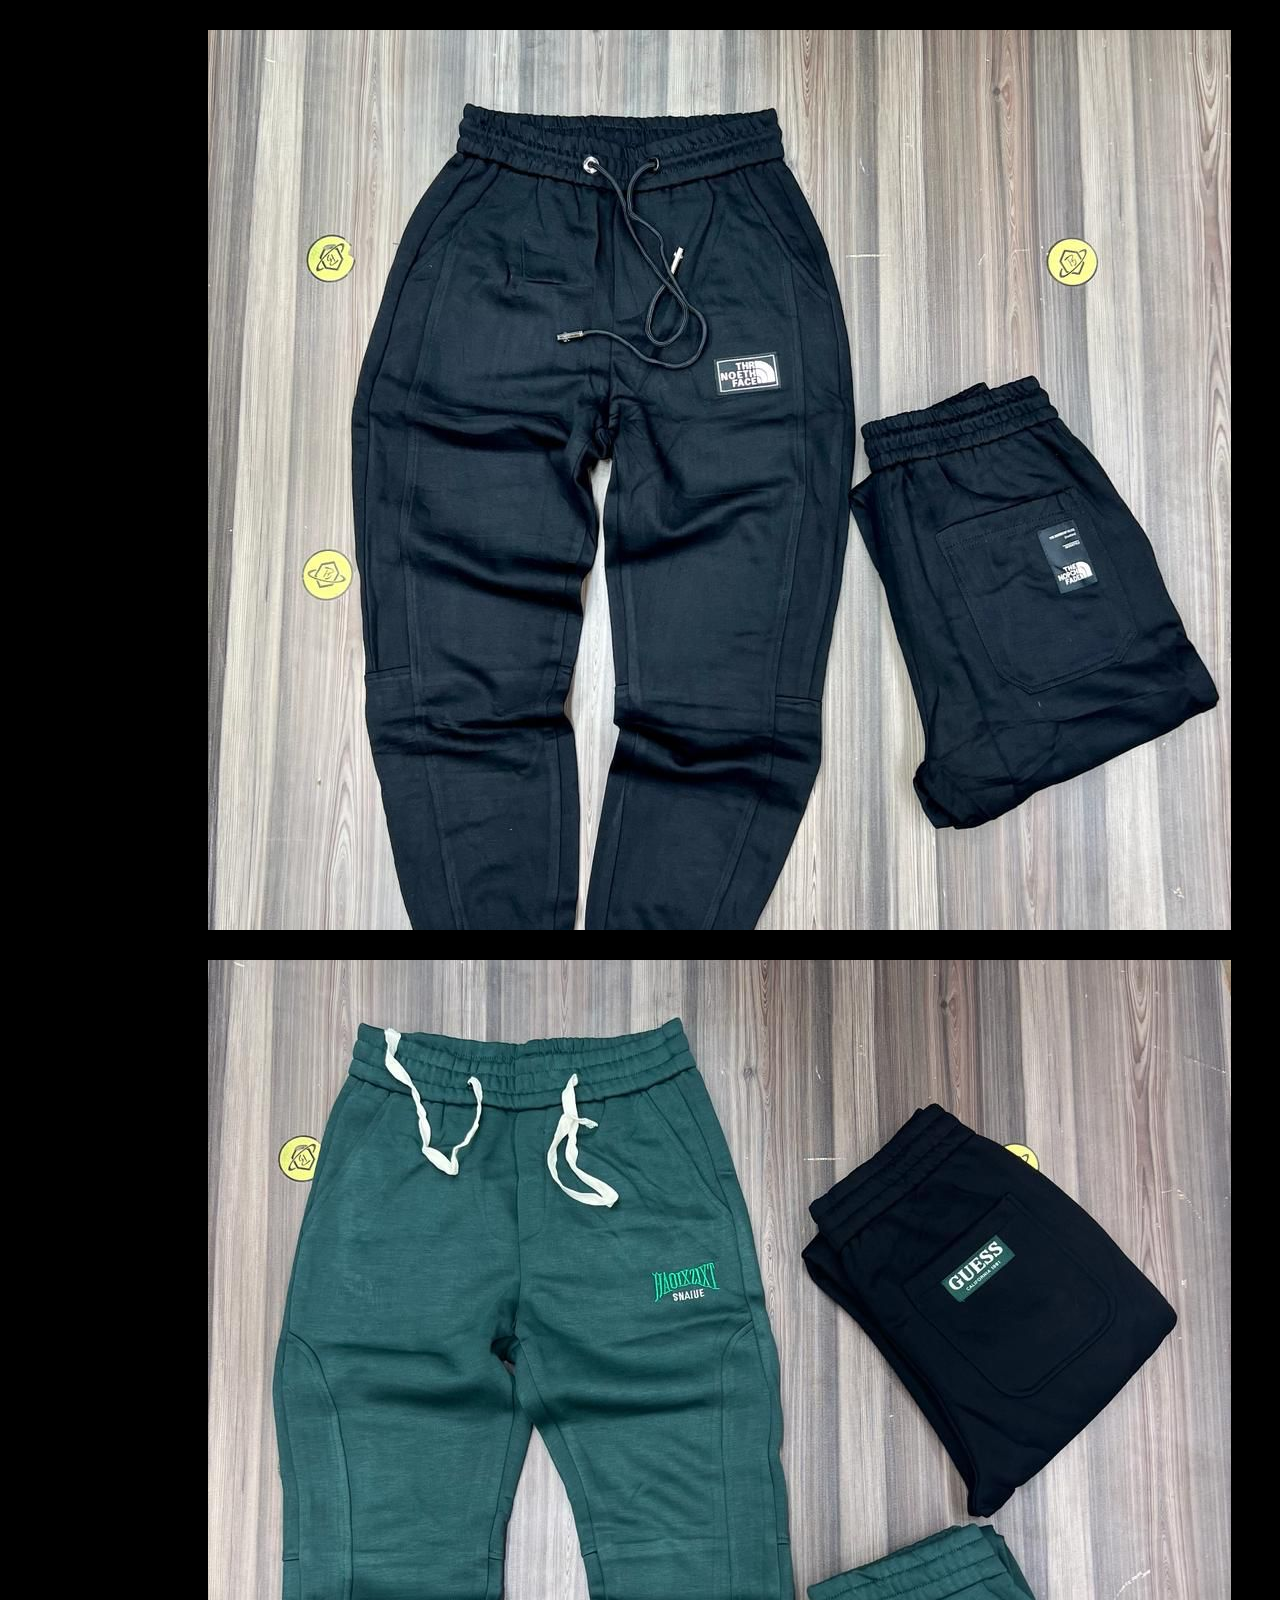
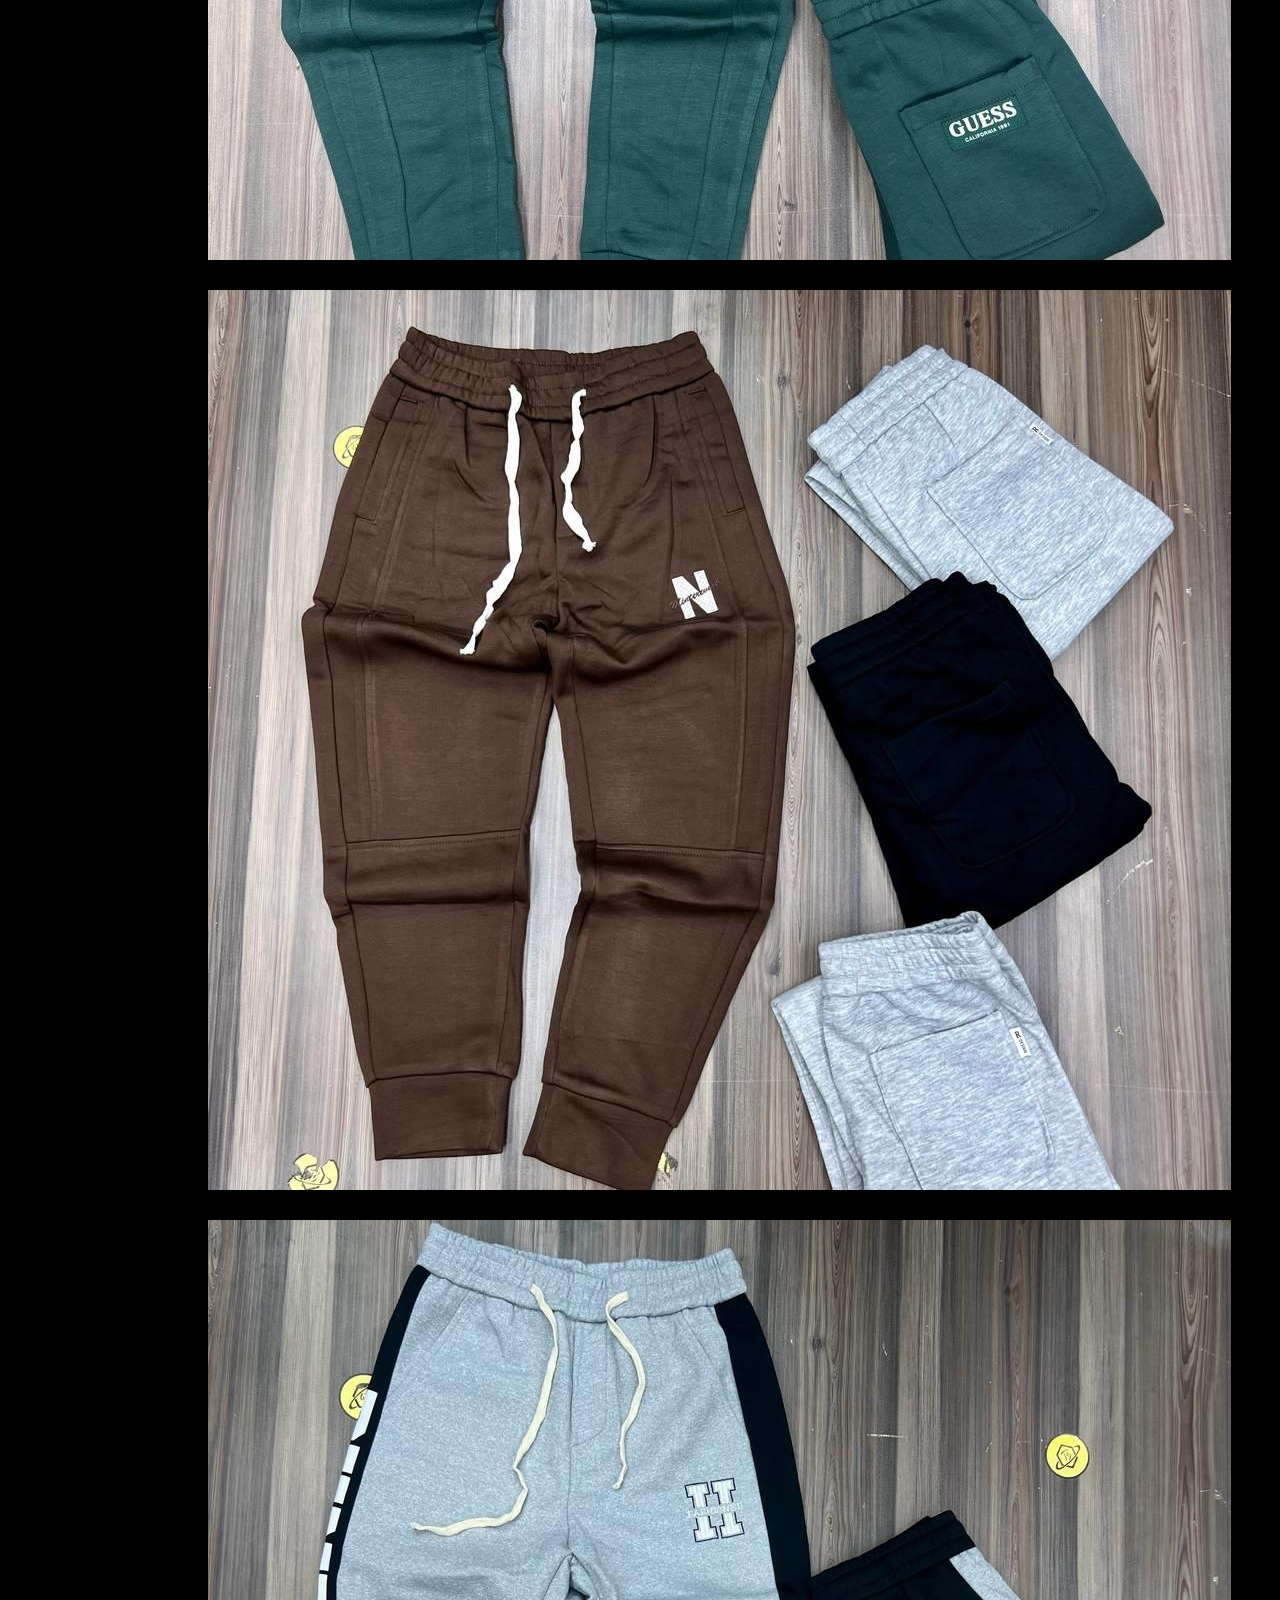
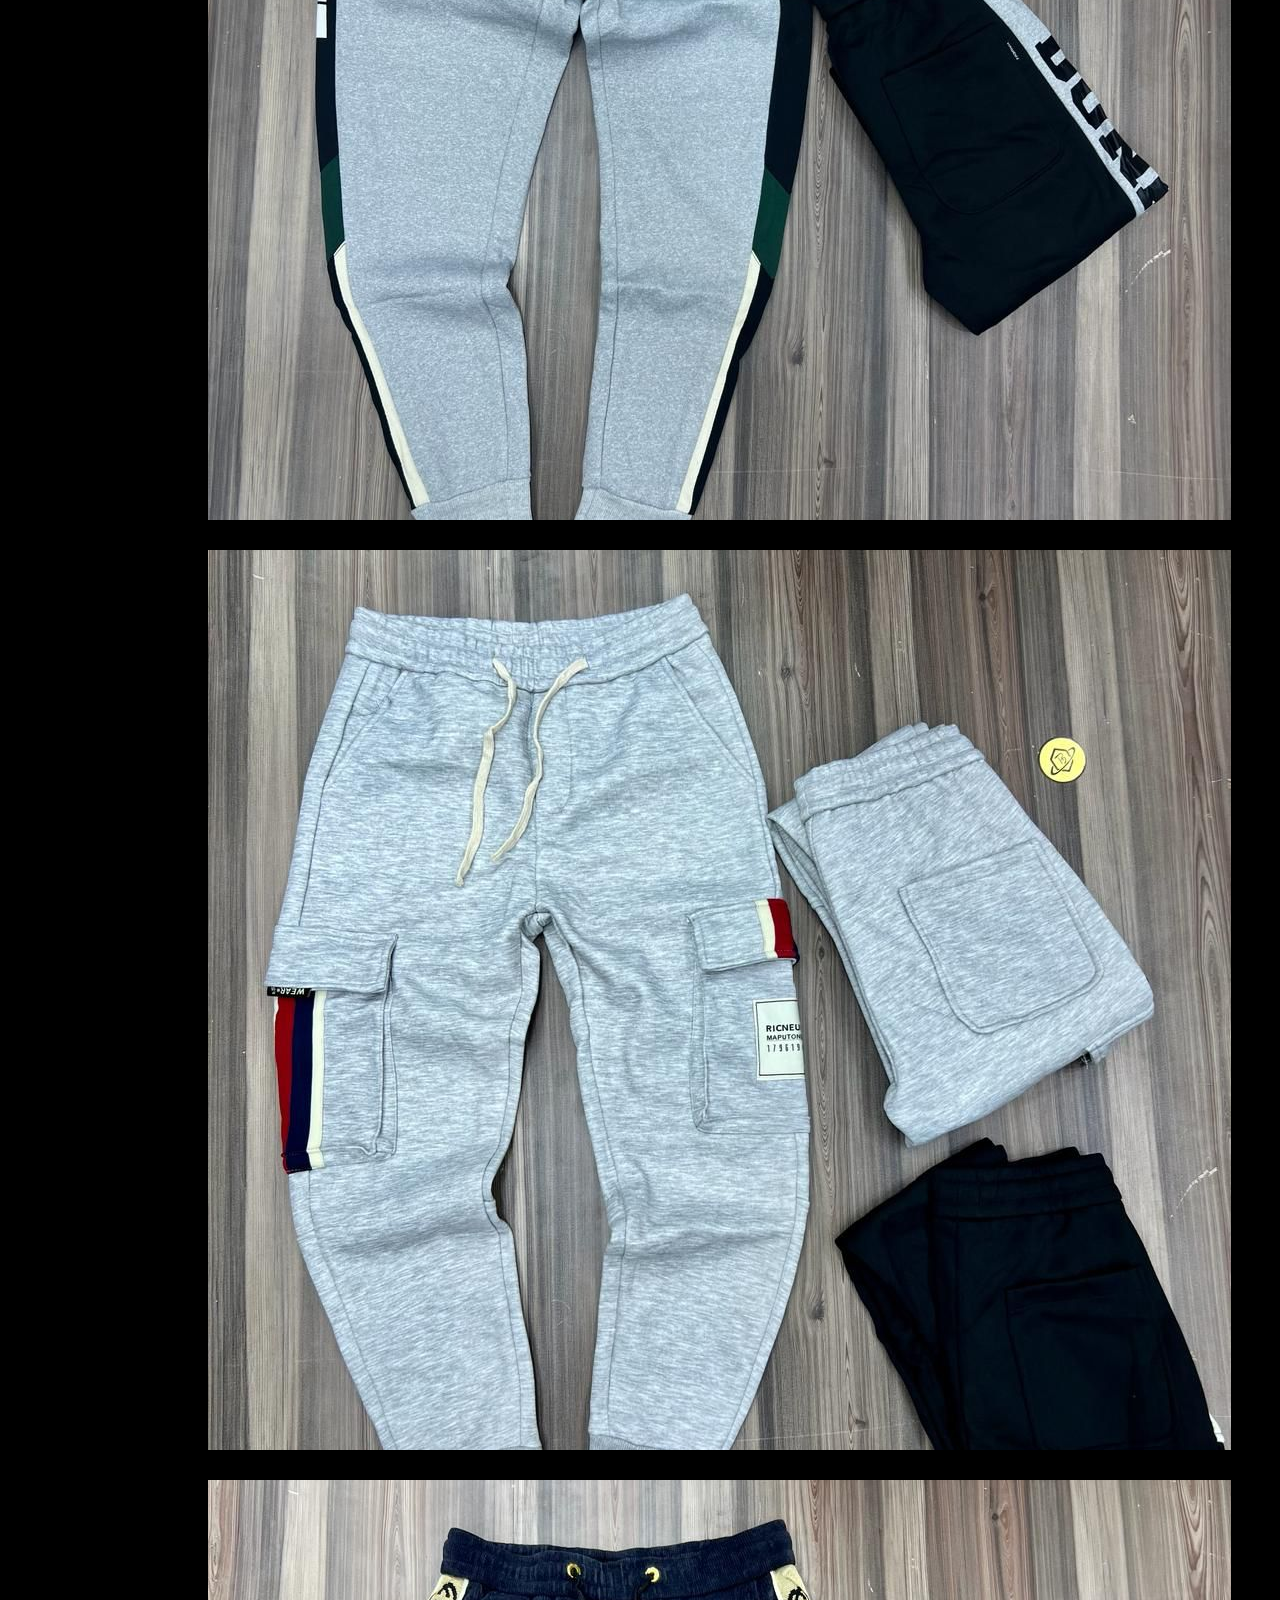
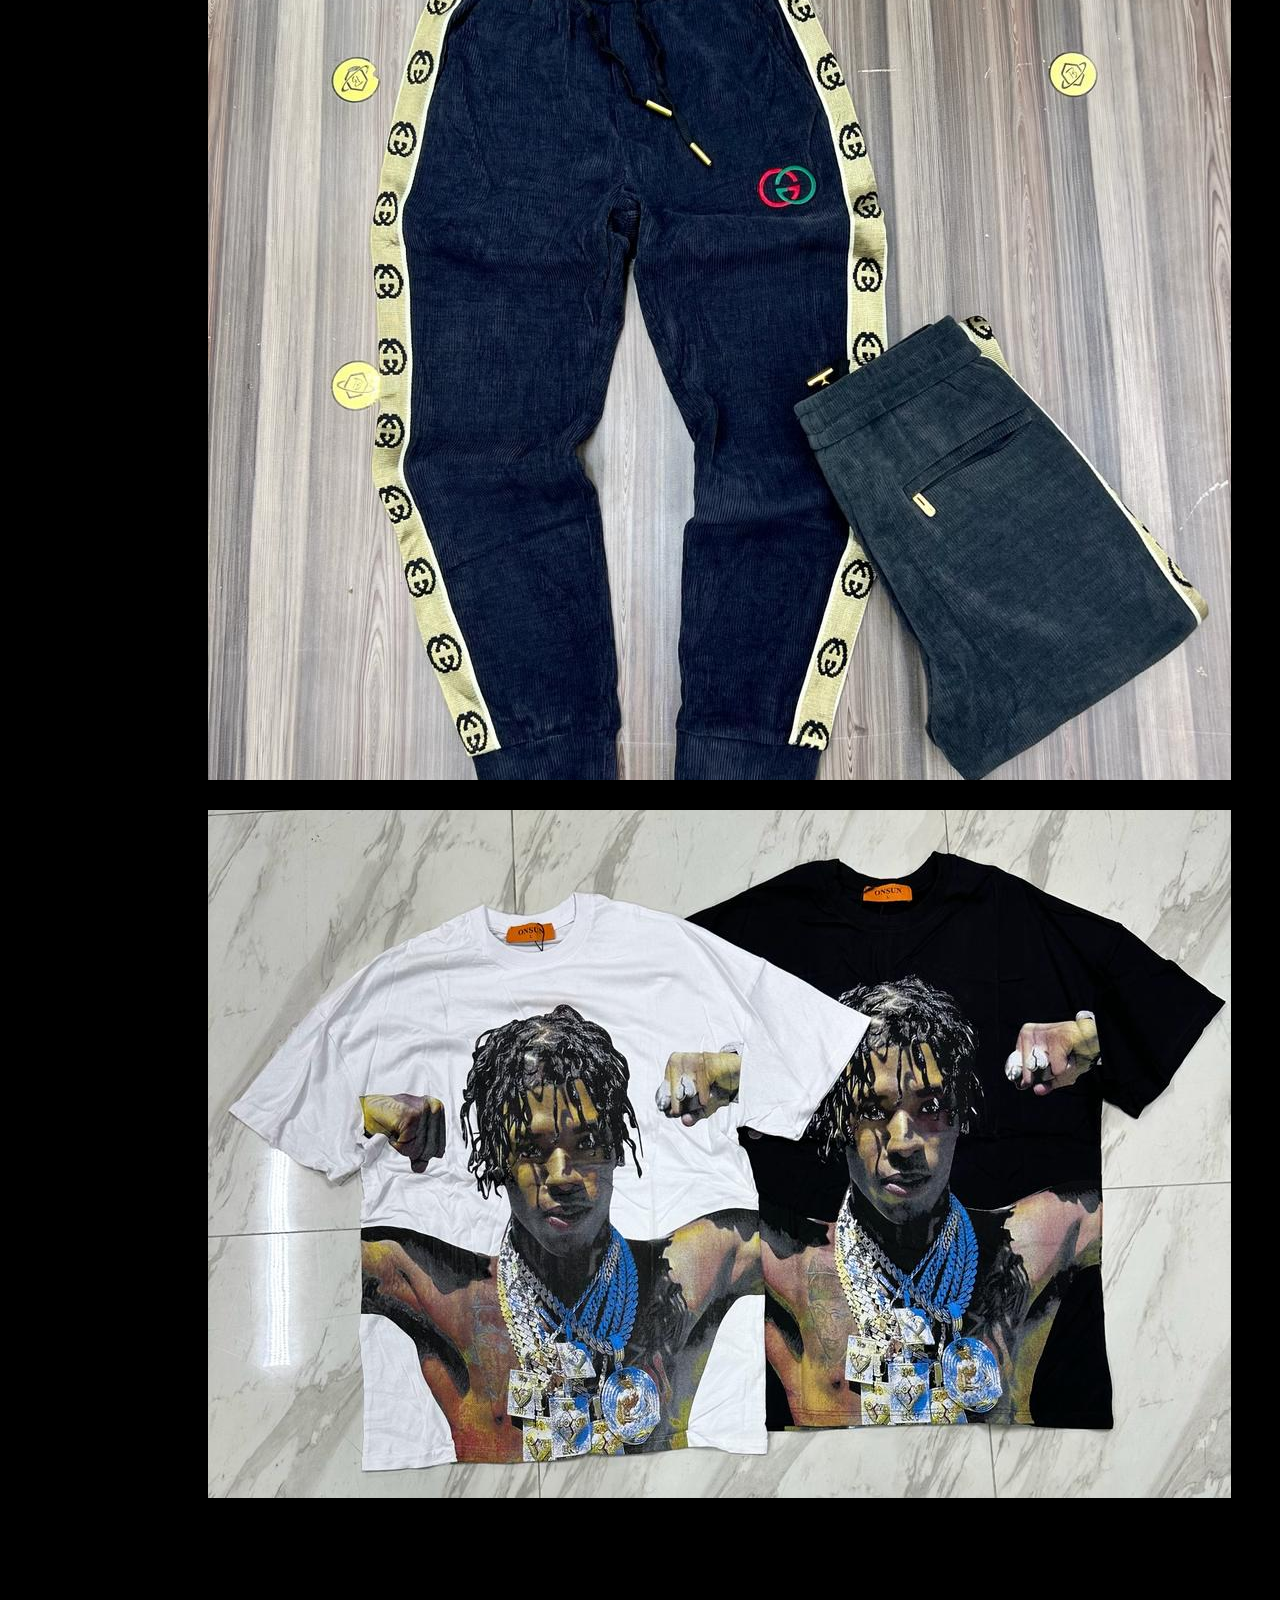
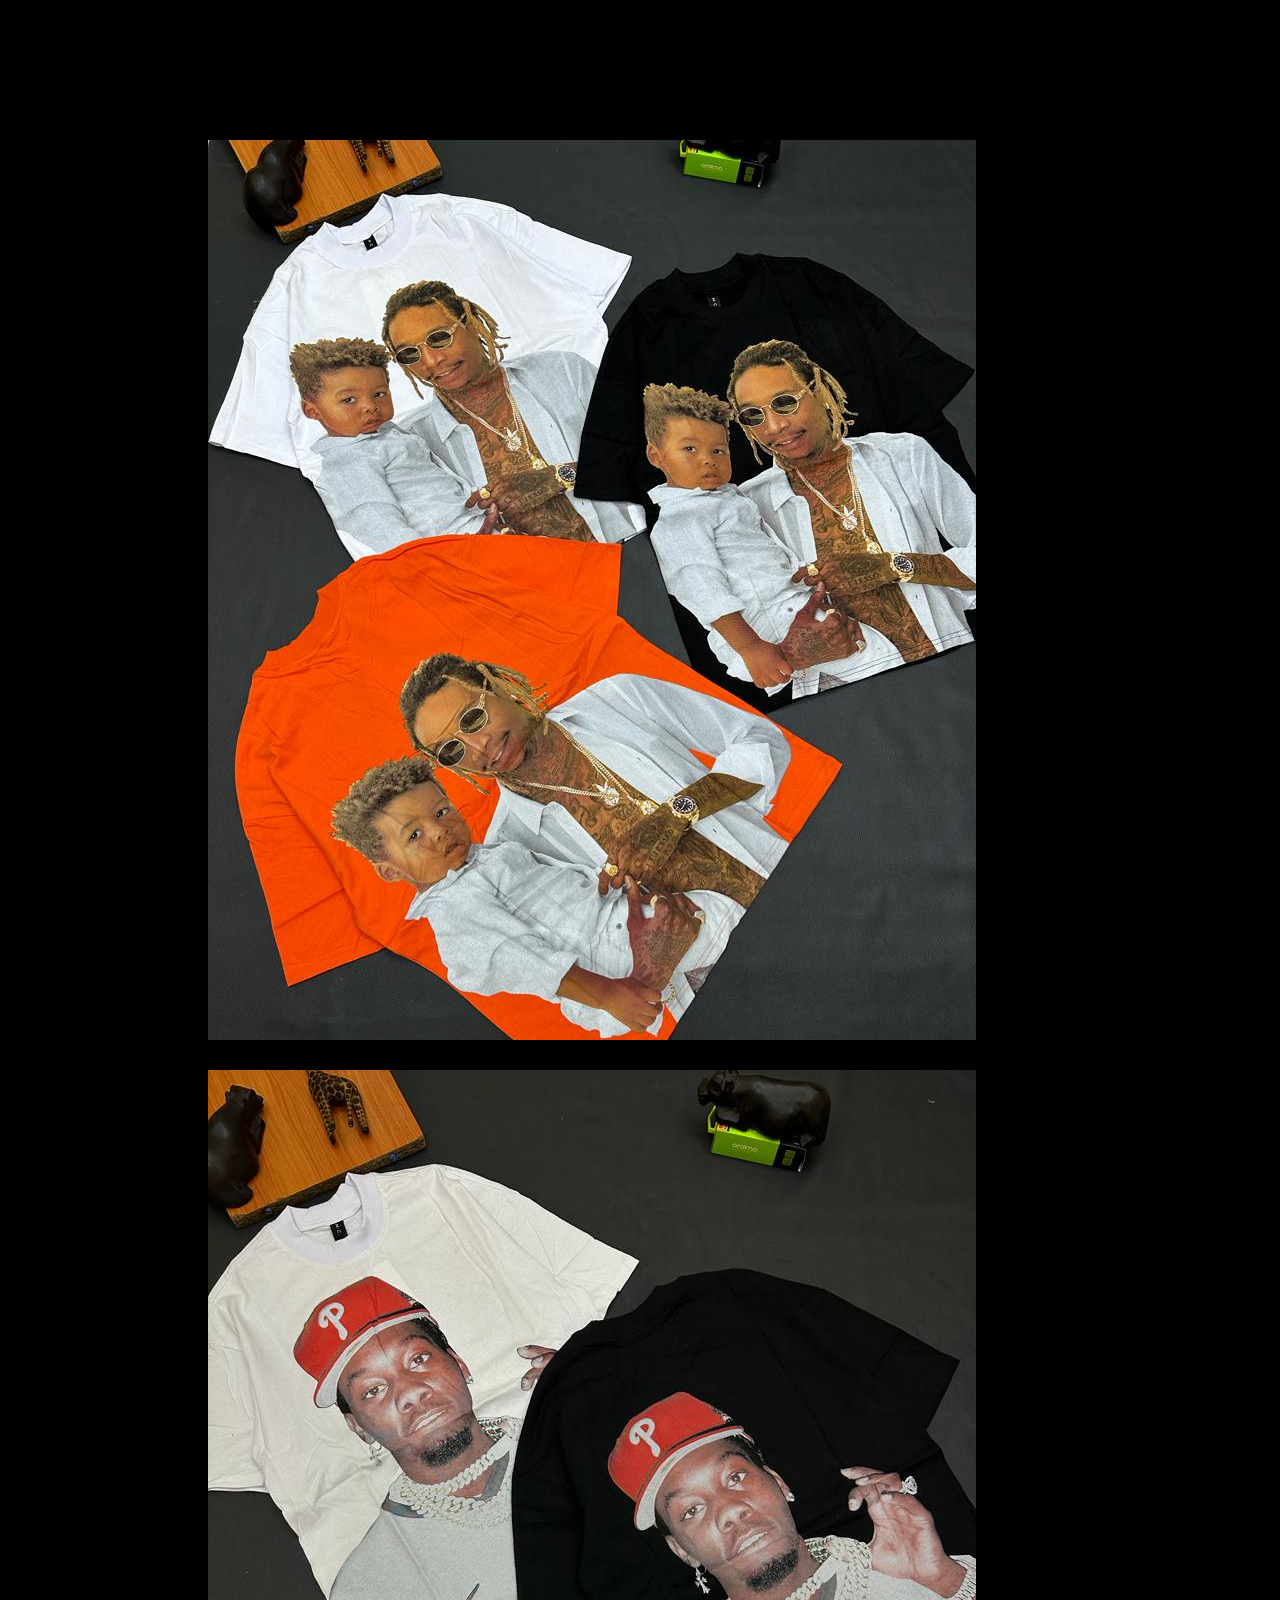
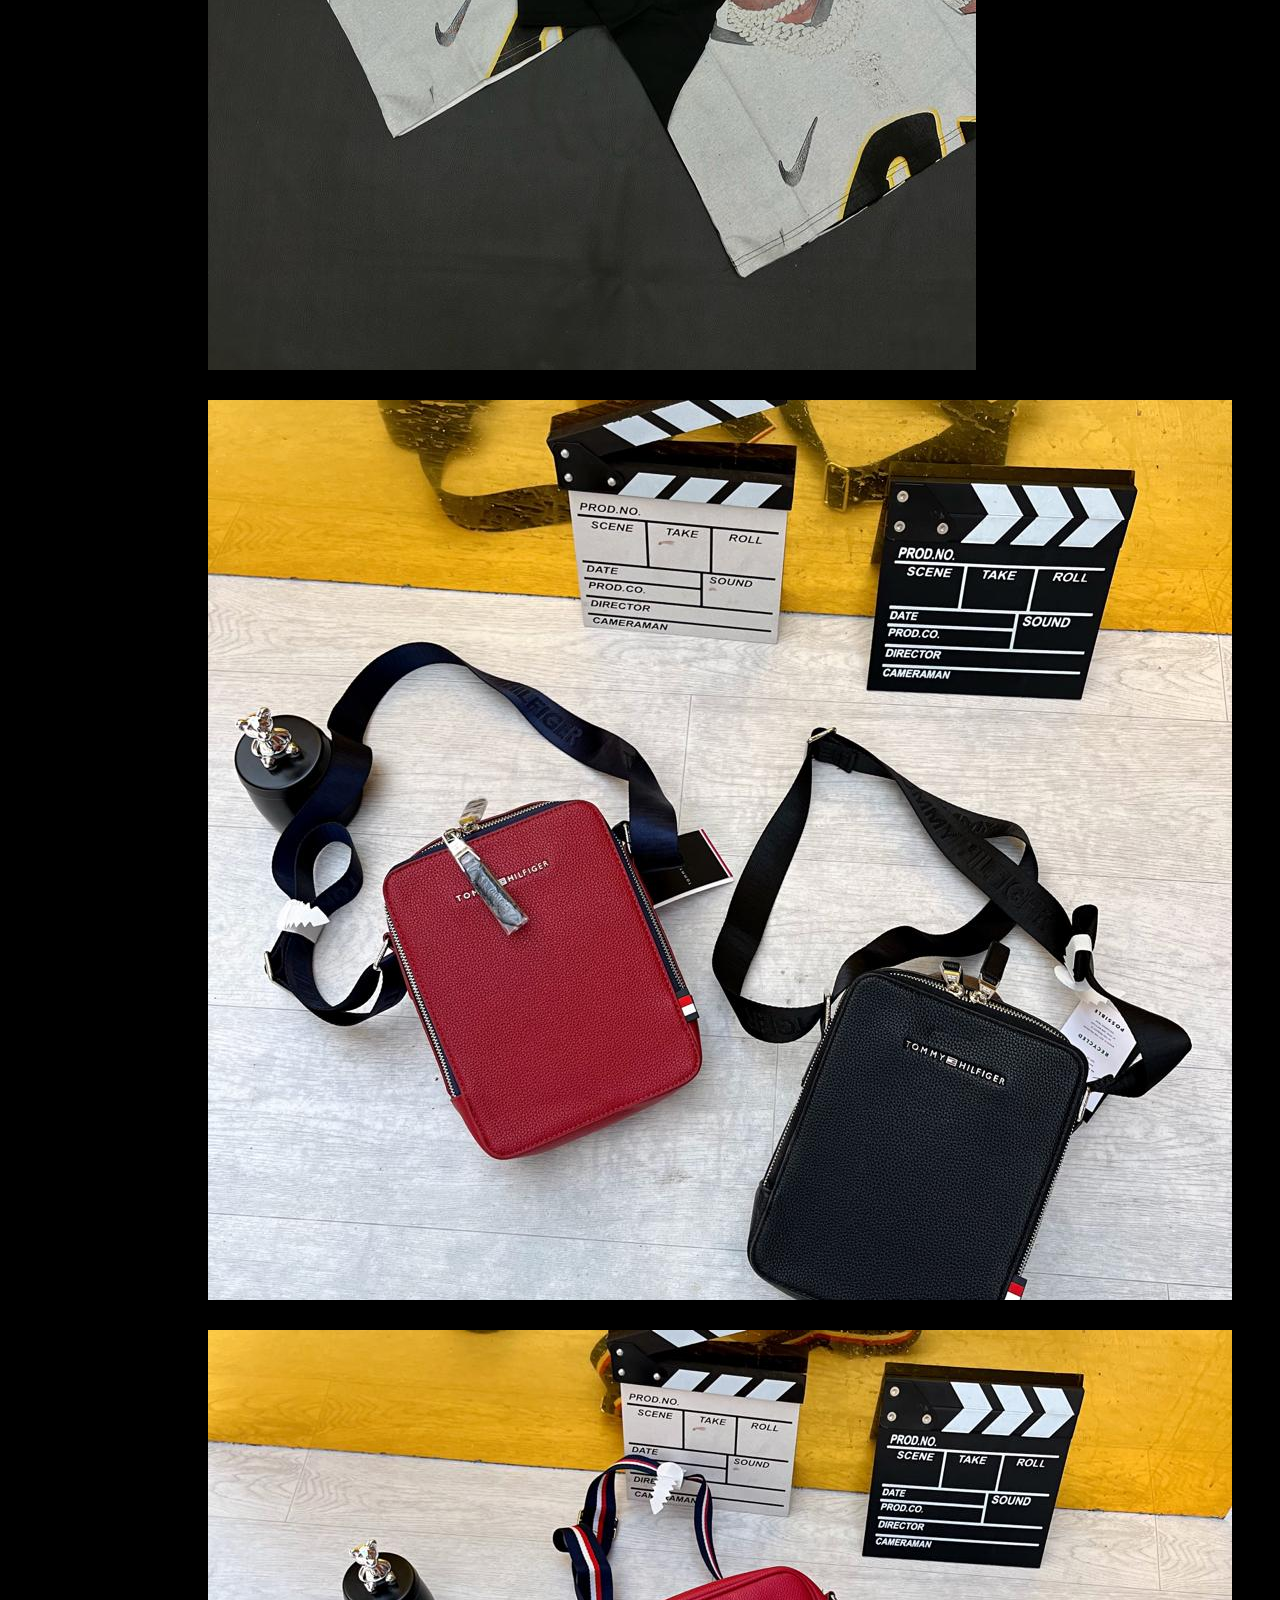
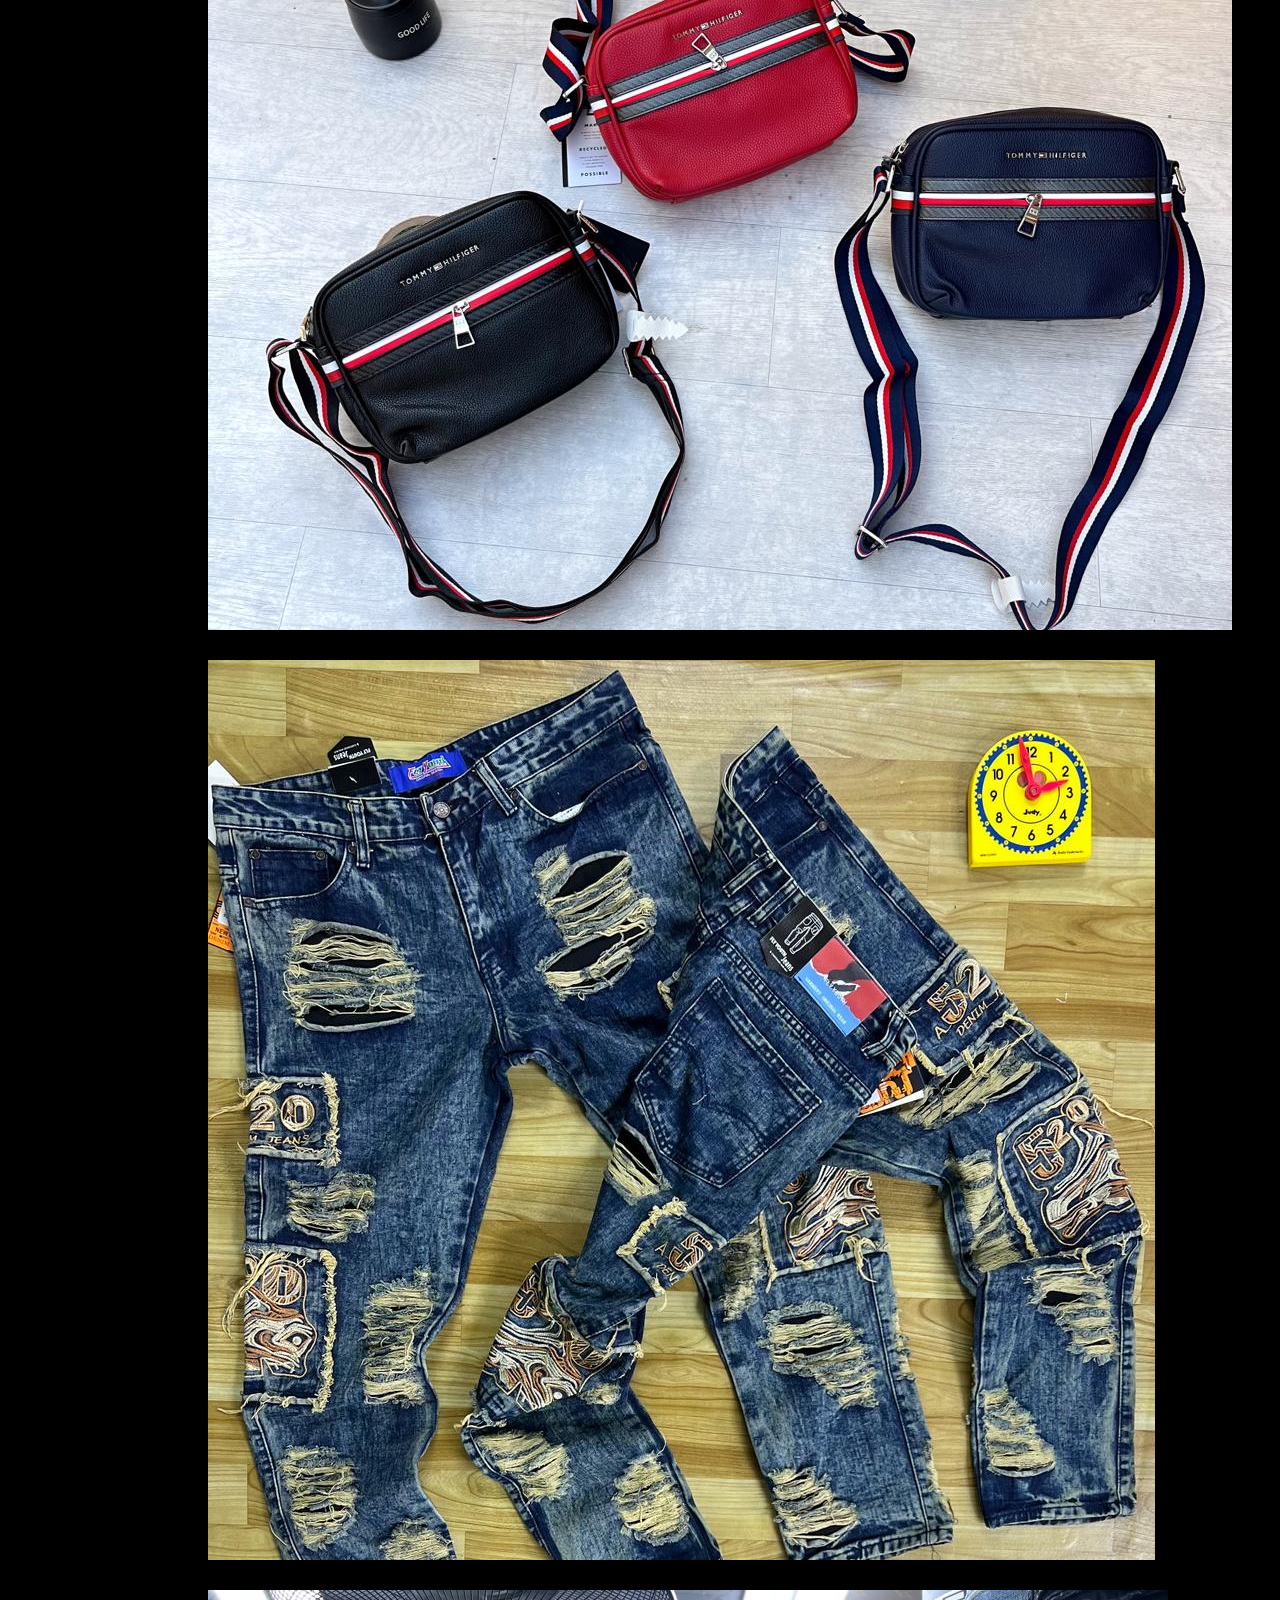
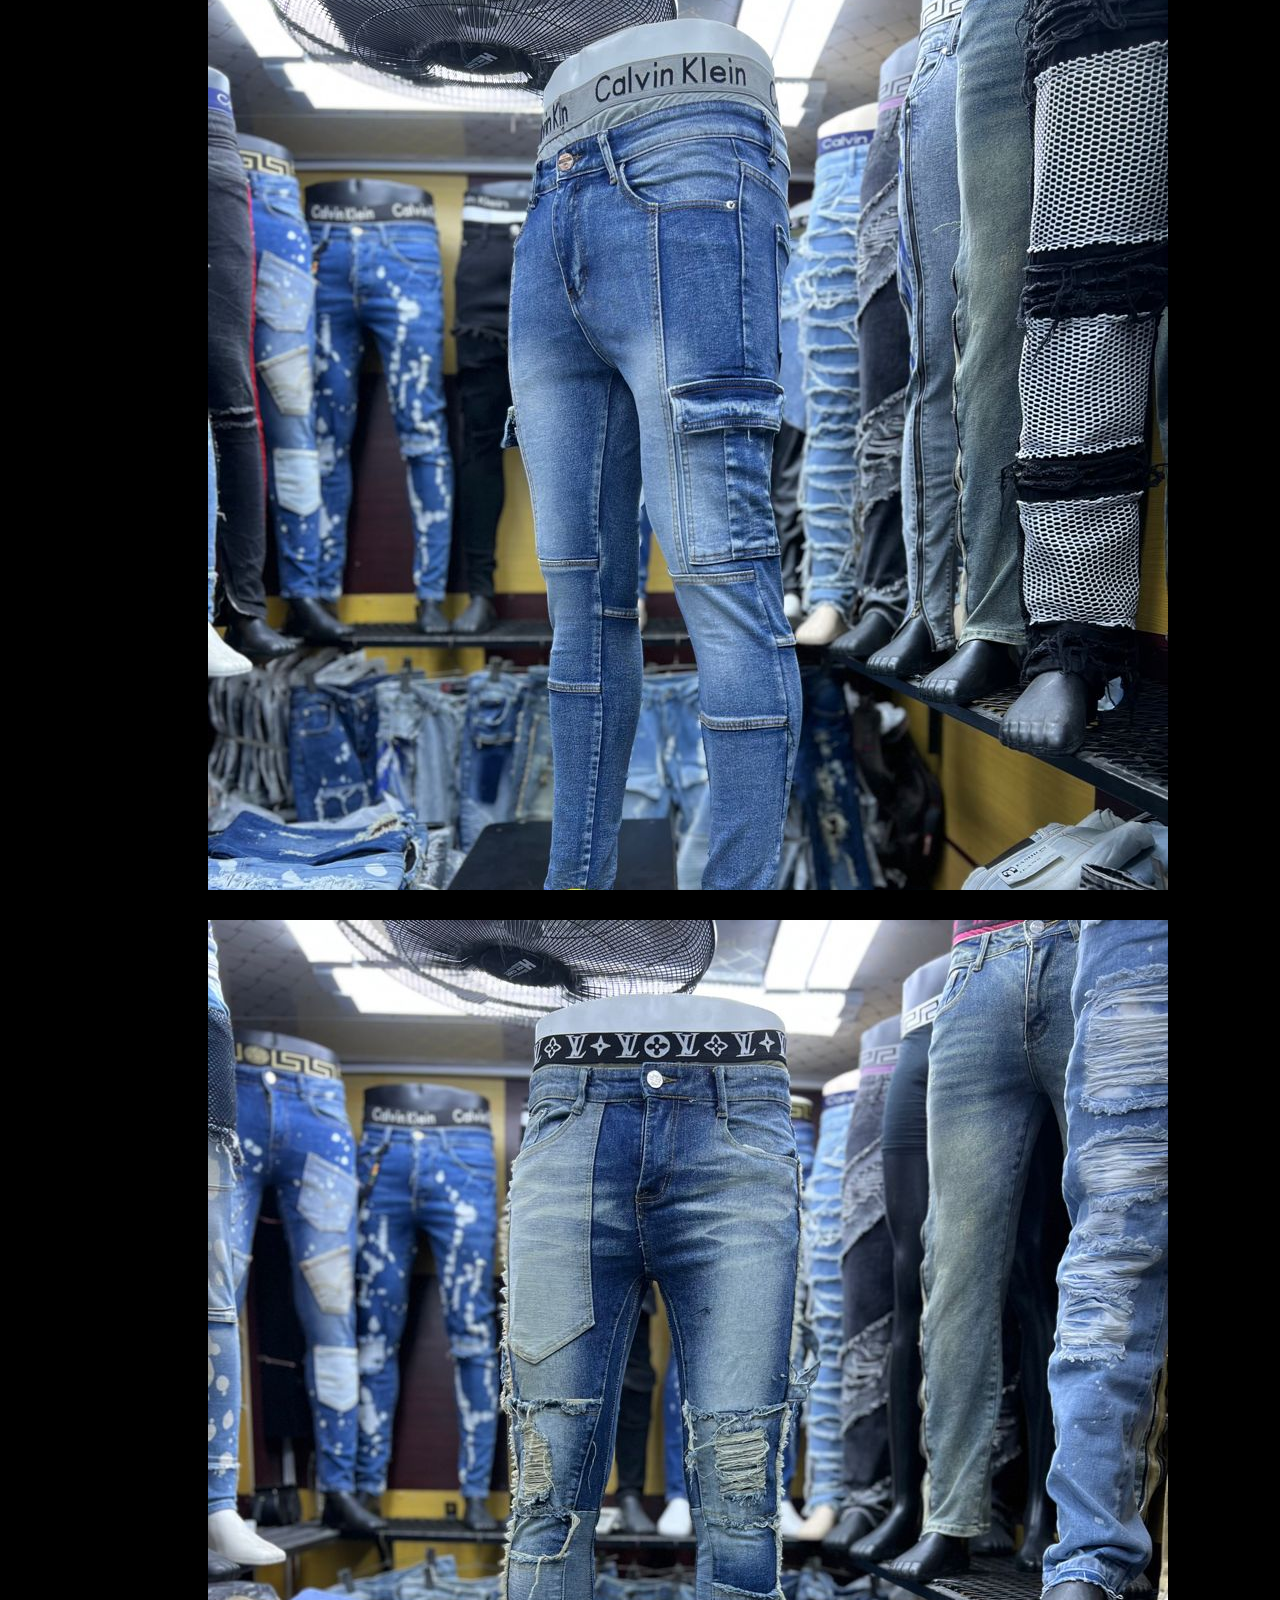
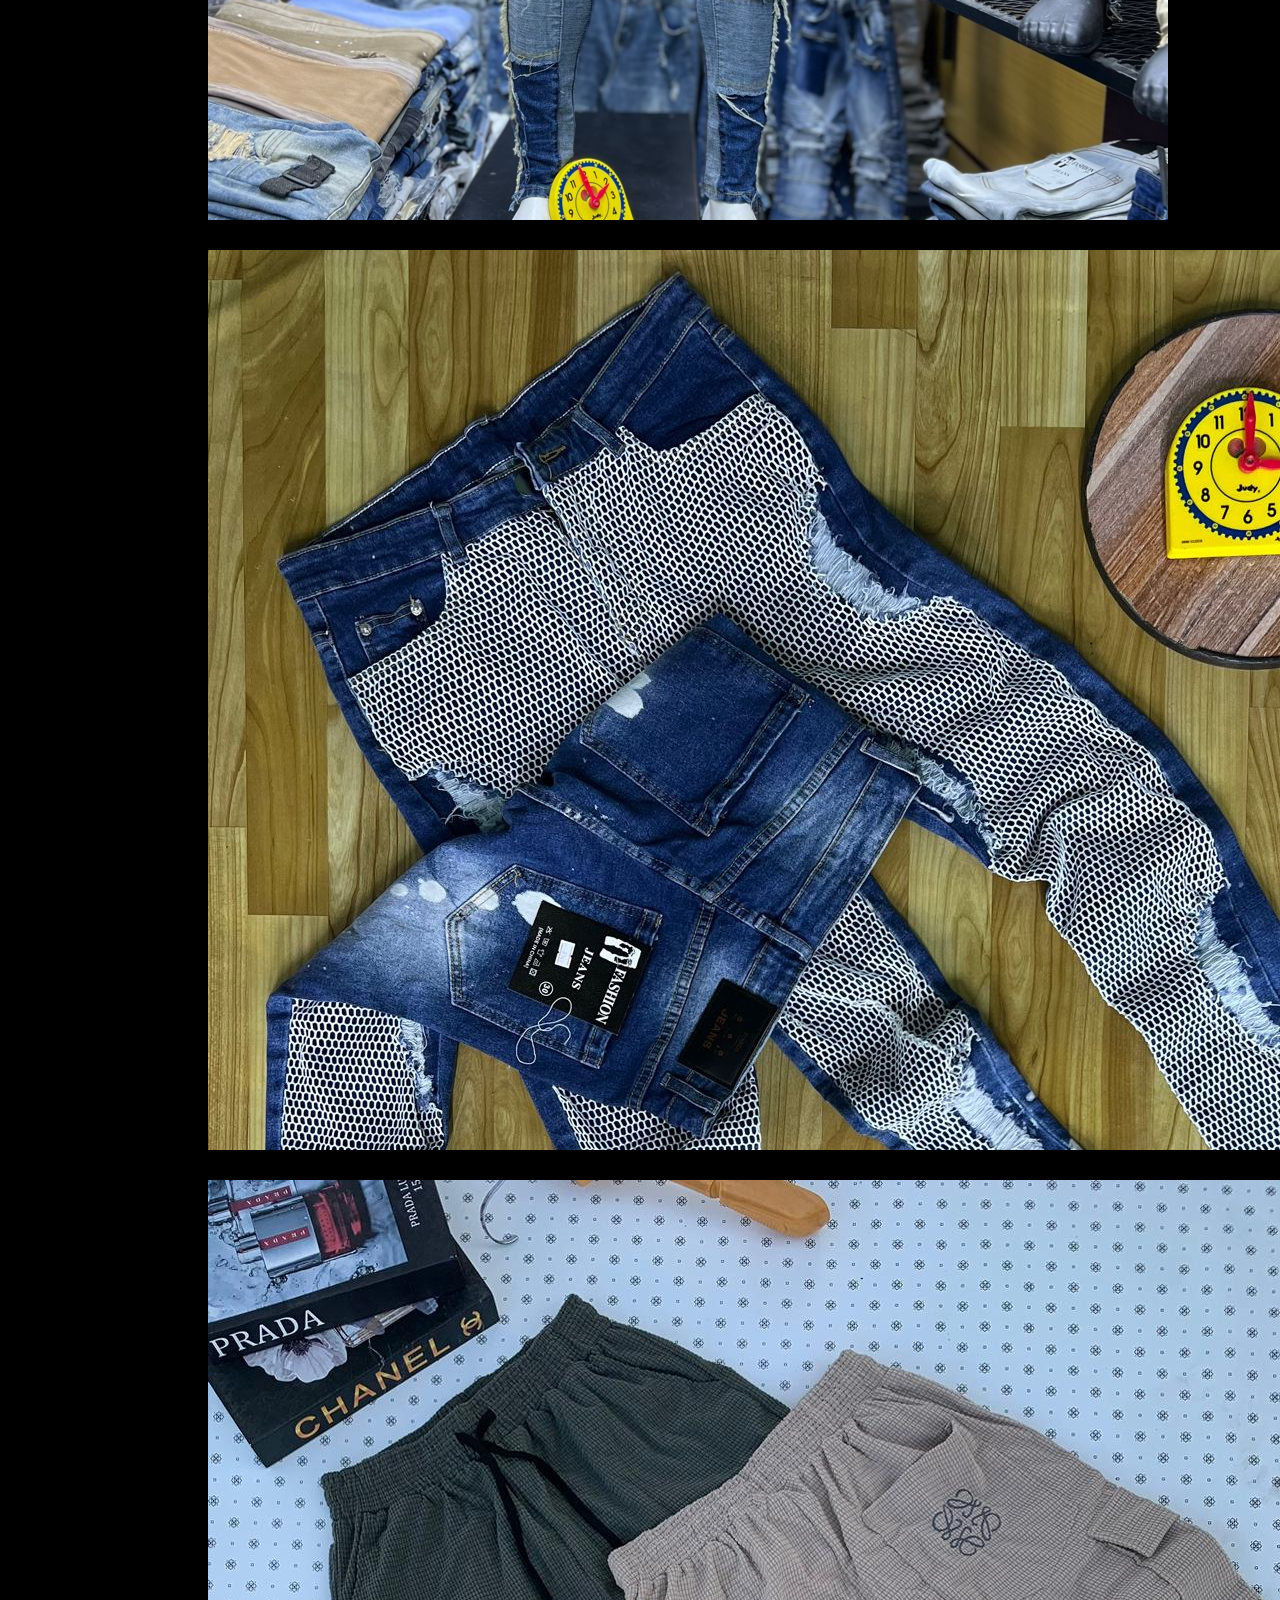
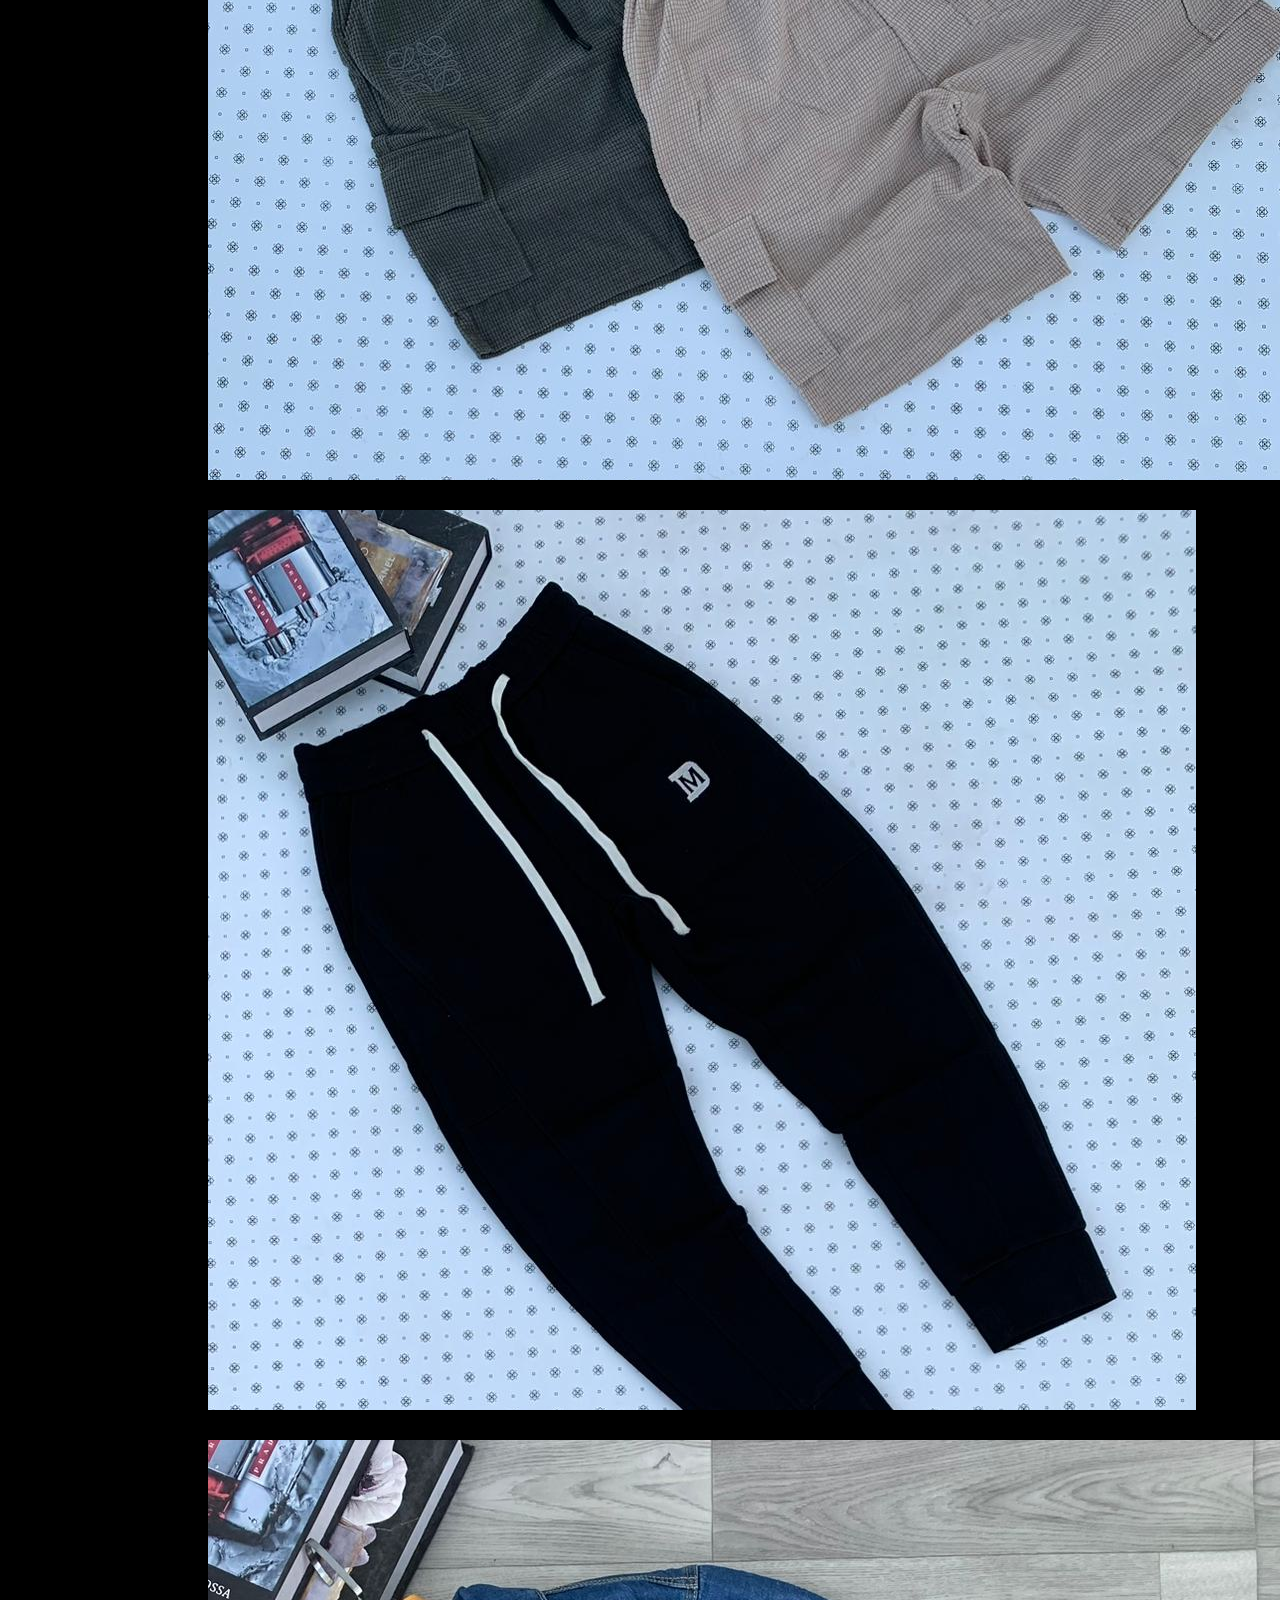
<file: NGUO-kiume.html>
<!DOCTYPE html>
<html lang="en">
<head>
   <style>
    div
    {
        height: 100vh;
        width: 100%;
        background-size: c;
        background-position: centr;
        background-repeat: no-repeat;
        margin-left: 200px;
        margin-top: 30px;
    }
   </style>
</head>
<body style="background-color: black; color: white; text-align: center;">
   <div style="background-image: url(./assets/1.jpg);"></div>
   <div style="background-image: url(./assets/2.jpg);"></div>
   <div style="background-image: url(./assets/3.jpg);"></div>
   <div style="background-image: url(./assets/4.jpg);"></div>
   <div style="background-image: url(./assets/5.jpg);"></div>
   <div style="background-image: url(./assets/6.jpg);"></div>
   <div style="background-image: url(./assets/7.jpg);"></div>
   <div style="background-image: url(./assets/8.jpg);"></div>
   <div style="background-image: url(./assets/9.jpg);"></div>
   <div style="background-image: url(./assets/10.jpg);"></div>
   <div style="background-image: url(./assets/11.jpg);"></div>
   <div style="background-image: url(./assets/20.jpg);"></div>
   <div style="background-image: url(./assets/21.jpg);"></div>
   <div style="background-image: url(./assets/22.jpg);"></div>
   <div style="background-image: url(./assets/23.jpg);"></div>
   <div style="background-image: url(./assets/25.jpg);"></div>
   <div style="background-image: url(./assets/26.jpg);"></div>
   <div style="background-image: url(./assets/28.jpg);"></div>
   <div style="background-image: url(./assets/30.jpg);"></div>
   <div style="background-image: url(./assets/50.jpg);"></div>
   <div style="background-image: url(./assets/45.jpg);"></div>

</body>
</html>
</file>
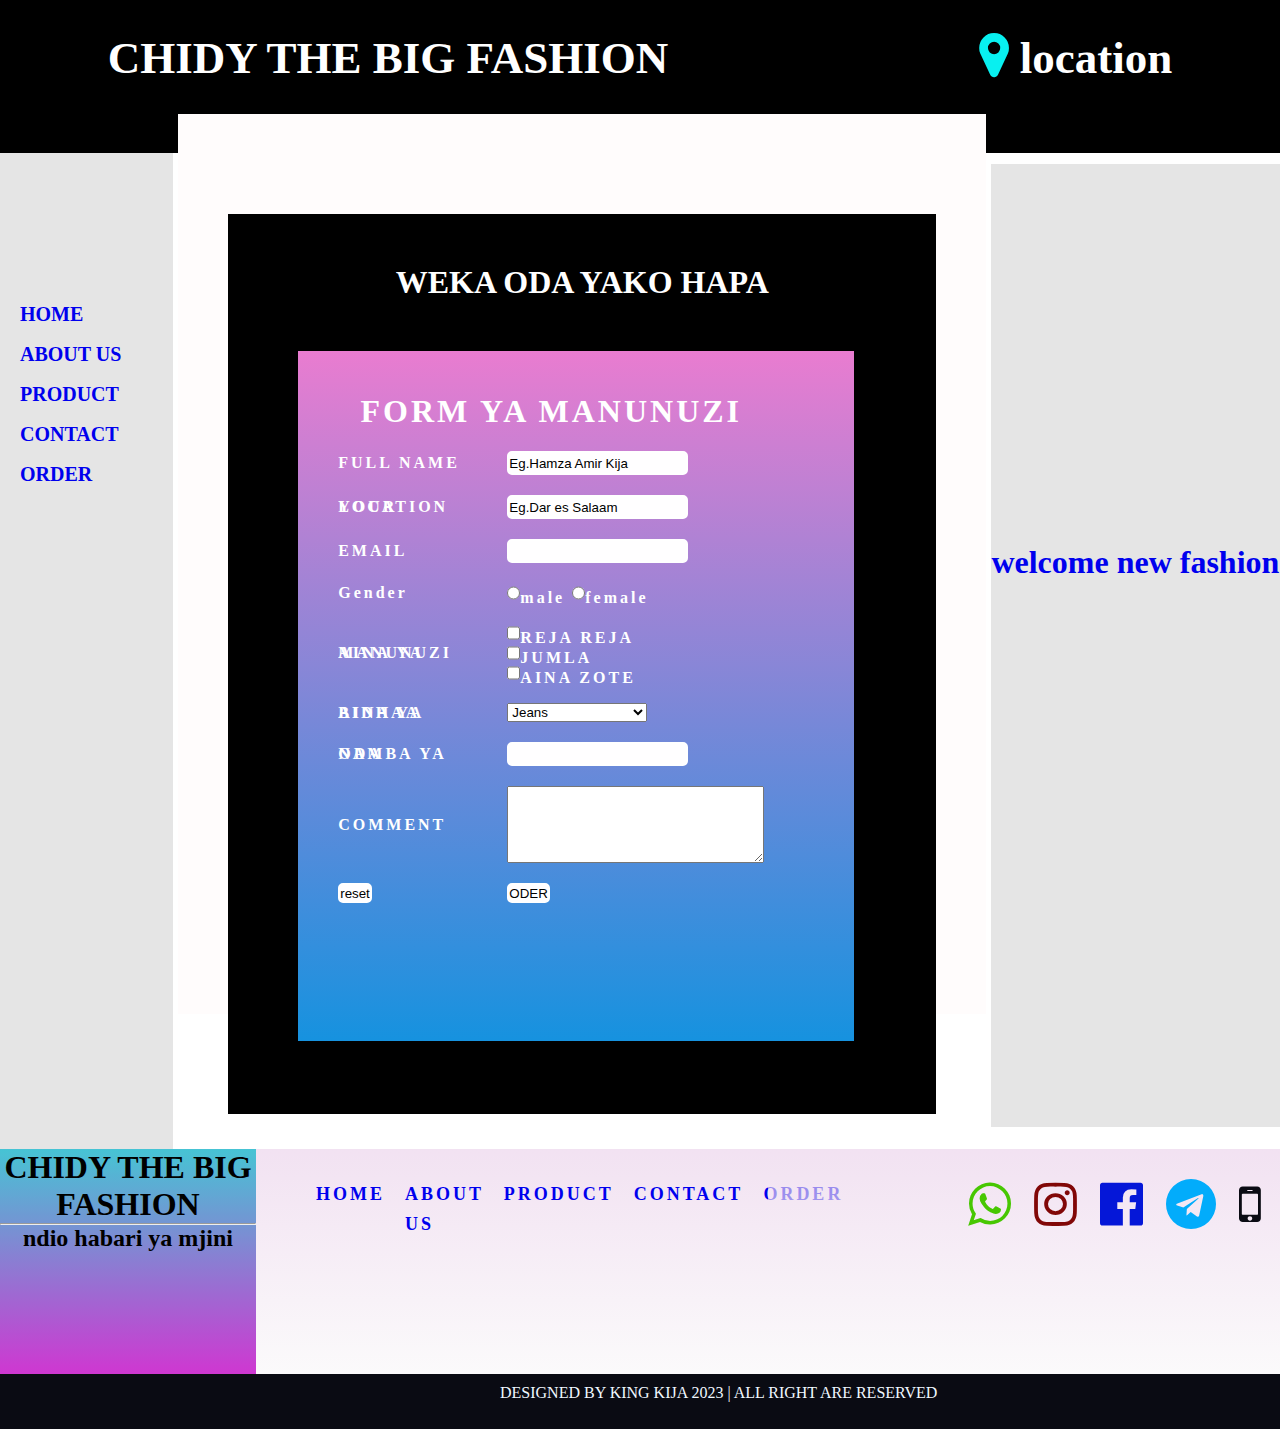
<file: order.html>
<!DOCTYPE html>
<html>
<head>
   <link rel="stylesheet" type="text/css" href="./home.css">
   <link rel="stylesheet" type="text/css" href="./font-awesome/css/font-awesome.min.css">
   <link rel="stylesheet" type="text/css" href="./about.css">
   <link rel="stylesheet" type="text/css" href="./form.css">
</head>
<body>
    <div id="divmain">
        <div id="divmain">
        <div id="divheading">
            <p id="p1">CHIDY THE BIG FASHION
                <a href="https://maps.app.goo.gl/7znSupETSNkX8spt6"><i class="fa fa-map-marker"
                    aria-hidden="true" id="phone" style="color: rgb(8, 240, 240); padding-left: 300px;"></i></a>
                    location
            <p>
        <div id="divcontral">
          <div id="divmenu" style="height: 115vh;">
            <ul id="ul1">
               <a href="./index.html"><li>HOME</li></a>
                <a href="./about.html"><li>ABOUT US</li></a>
                <a href="./product.html"><li>PRODUCT</li></a>
               <a href="./contact.html"><li>CONTACT</li></a>
               <a href="./order.html"><li>ORDER</li></a>
            </ul>
          </div>
          <div id="divcont">
            <div id="divabout1">
            <h1 id="h1about">WEKA ODA YAKO HAPA</h1>
            <form>
            <table border="0" celkpadding="0" cellspacing="0" width="90%" height="" >
              <tr style="color: white;">
                <td colspan="2" text align="center"><h1 style="padding: 20px;">FORM YA MANUNUZI</h1></td>
                
              </tr>
              <tr>
                <td>FULL NAME</td>
                <td><input type="text" name="name" value="Eg.Hamza Amir Kija"></td>
              </tr>
              <tr>
                <td> YOUR LOCATION</td>
                <td><input type="text" name="location" value="Eg.Dar es Salaam"></td>
              </tr>
              <tr>
                <td>EMAIL</td>
                <td><input type="email" id="email"></td>
              </tr>
              <tr>
                <td>
                    Gender
                </td>
                <td><input type="radio" name="Gender" value="on">male
                    <input type="radio" name="Gender" value="on">female
                </td>
              </tr>
              <tr>
                <td>AINA YA MANUNUZI</td>
                <td><input type="checkbox" name="bidhaa" value="on">REJA REJA<br>
                    <input type="checkbox" name="bidhaa" value="on">JUMLA<br>
                    <input type="checkbox" name="bidhaa" value="on">AINA ZOTE <br>
                
                    
                </td>
              </tr>
              <tr>
                <td>AINA YA BIDHAA</td>
                <td> <select name="dropdown" id="">


                   
                    <option value="Jeans">Jeans</option>
                    <option value="kofia">KOFIA</option>
                    <option value="T-SHIRT">T-SHIRT</option>
                    <option value="VIATU">VIATU</option>
                    <option value="JEZI">JEZI</option>
                    <option value="JEZI">BIDHAA NYINGINE</option>
                    </SElect>
                </td>
              </tr>
              <tr>
                <td>NAMBA YA ODA</td> <td><input type="text" name="number"></td>
              </tr>
              <tr>
                <td>COMMENT</td> <td><textarea name="" id="" cols="30" rows="5"></textarea></td>
              </tr>
              <tr>
                <td><input type="reset" value="reset" name="reset"></td>
                <td><input type="submit" value="ODER" name="submit"></td>
              </tr>
            </table>
        </form>
            </div>
            
             
          </div>
          
          <div id="divadd" style="height: 107vh;">
            <div  class="img"></div>
            <div class="img1" style="margin-top: 20px;"><a href="./index.html"><h1>welcome new fashion</h1></a></div>
            <div class="img2" style="margin-top: 50PX;"></div>
            
            <div>

            </div>
            <div></div>
            
          </div>

        </div>







        <div id="last">
            <div id="last1">
                <h1 id="h1a">CHIDY THE BIG FASHION</h1><hr>
                <h2 id="h1a">ndio habari ya mjini</h2>
              
            </div>
            <div id="last2">
                <div id="divcontral">
                   
                      <ul id="ullast">
                        <a href="./index.html"><li>HOME</li></a>
                        <a href="./about.html"><li>ABOUT US</li></a>
                        <a href="./product.html"><li>PRODUCT</li></a>
                       <a href="./contact.html"><li>CONTACT</li></a>
                       <a href="./order.html"><li>ORDER</li></a>
                          
                      </ul> 
                      
                    </div>
            </div>
            <div id="last3">
                <ul id="ullast1">
                    <a href="https://faq.whatsapp.com/1164217254479464/?ref=share">
                        <li id="whatsapp"><i class="fa fa-whatsapp" aria-hidden="true"></i></li>
                    </a>
                    <a href="https://instagram.com/chidy_big_fashion?igshid=MzNlNGNkZWQ4Mg==">
                        <li id="instagram"><i class="fa fa-instagram" aria-hidden="true"></i></li>

                        <a href="https://www.facebook.com/rashidi.amily.7?mibextid=ZbWKwL ">
                            <li id="facebook"><i class="fa fa-facebook-official" aria-hidden="true"></i></li>
                        </a>
                        <a href="https://telegram.org/dl"><li id="tele"><i class="fa fa-telegram" aria-hidden="true"></i></li></a>
                        <li id="phone"><i class="fa fa-mobile" aria-hidden="true"></i></li>
                        <a href="https://maps.app.goo.gl/7znSupETSNkX8spt6"><i class="fa fa-map-marker"
                                aria-hidden="true" id="phone"></i></a>
            </div>
            </div>
          
        <div>
        <p id="footer">DESIGNED BY KING KIJA 2023 | ALL RIGHT ARE RESERVED</p></div>
    </div>
   
</body>
</html>
</file>
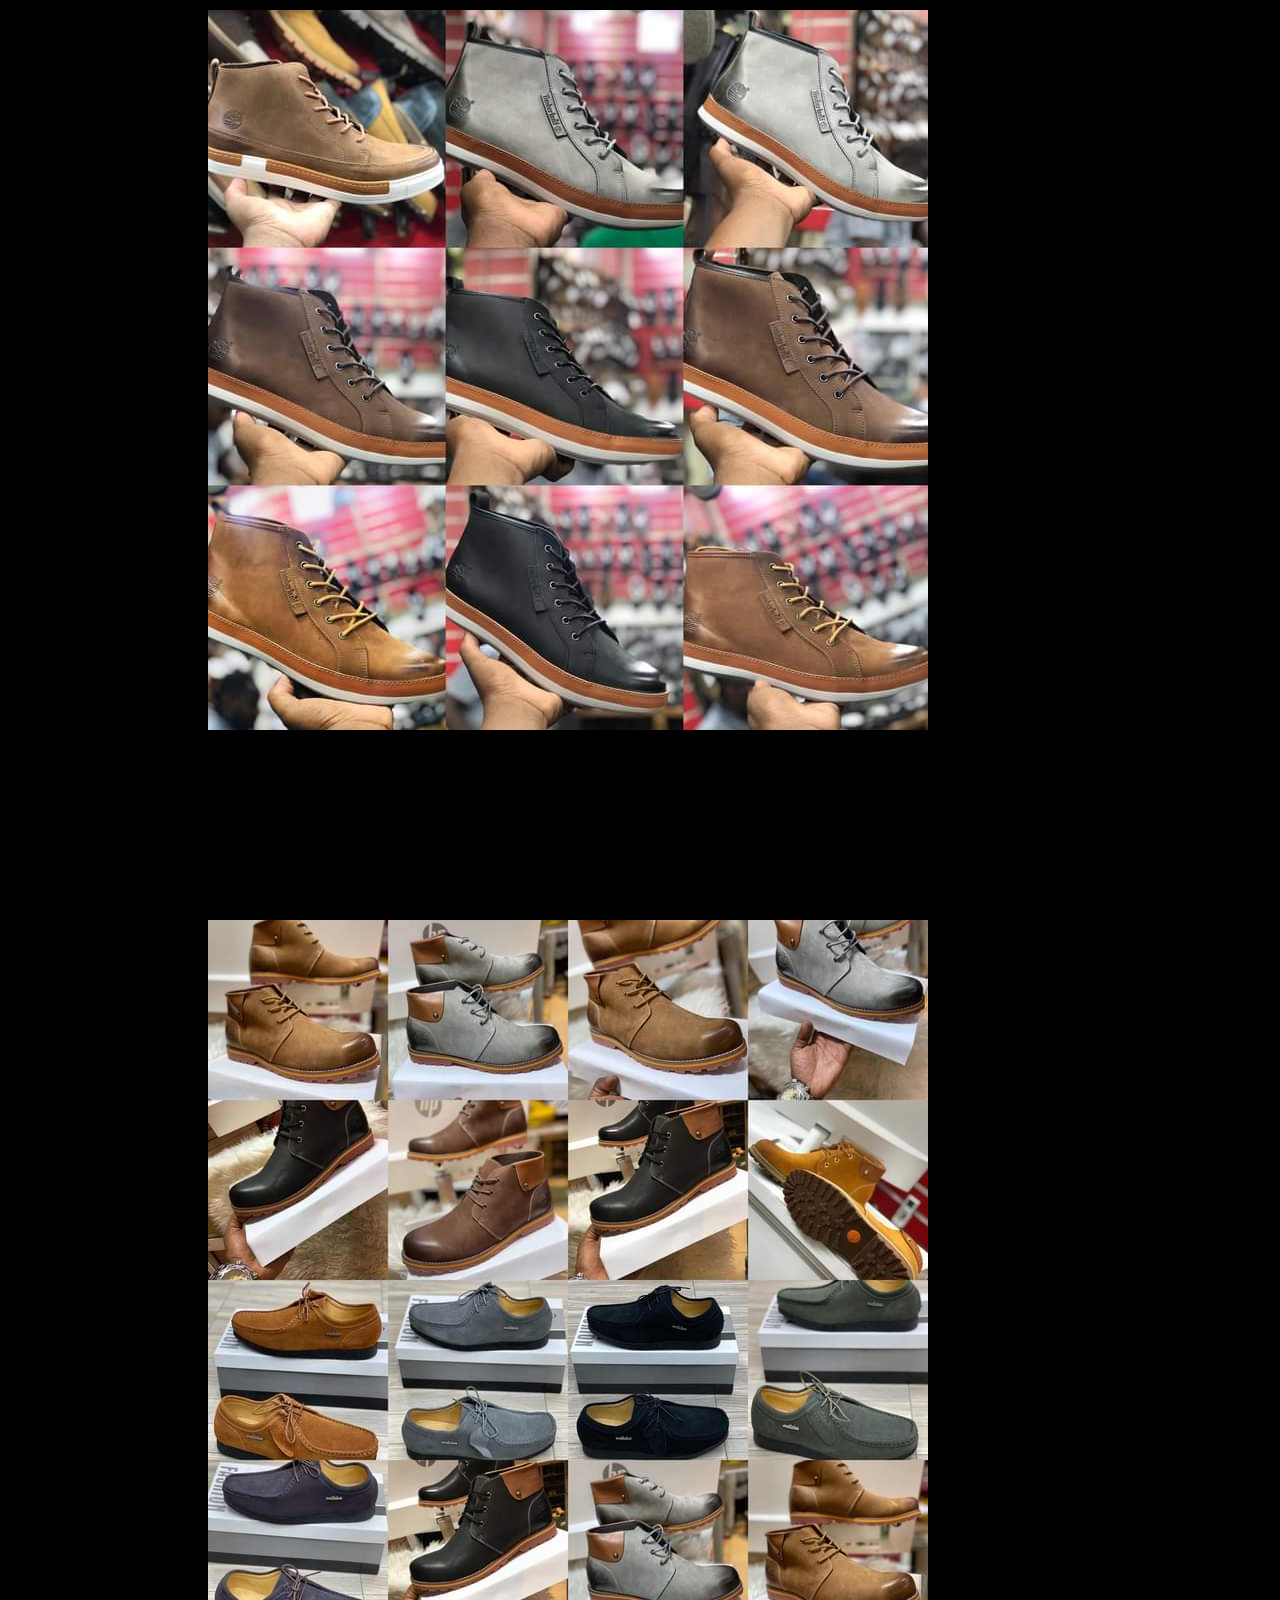
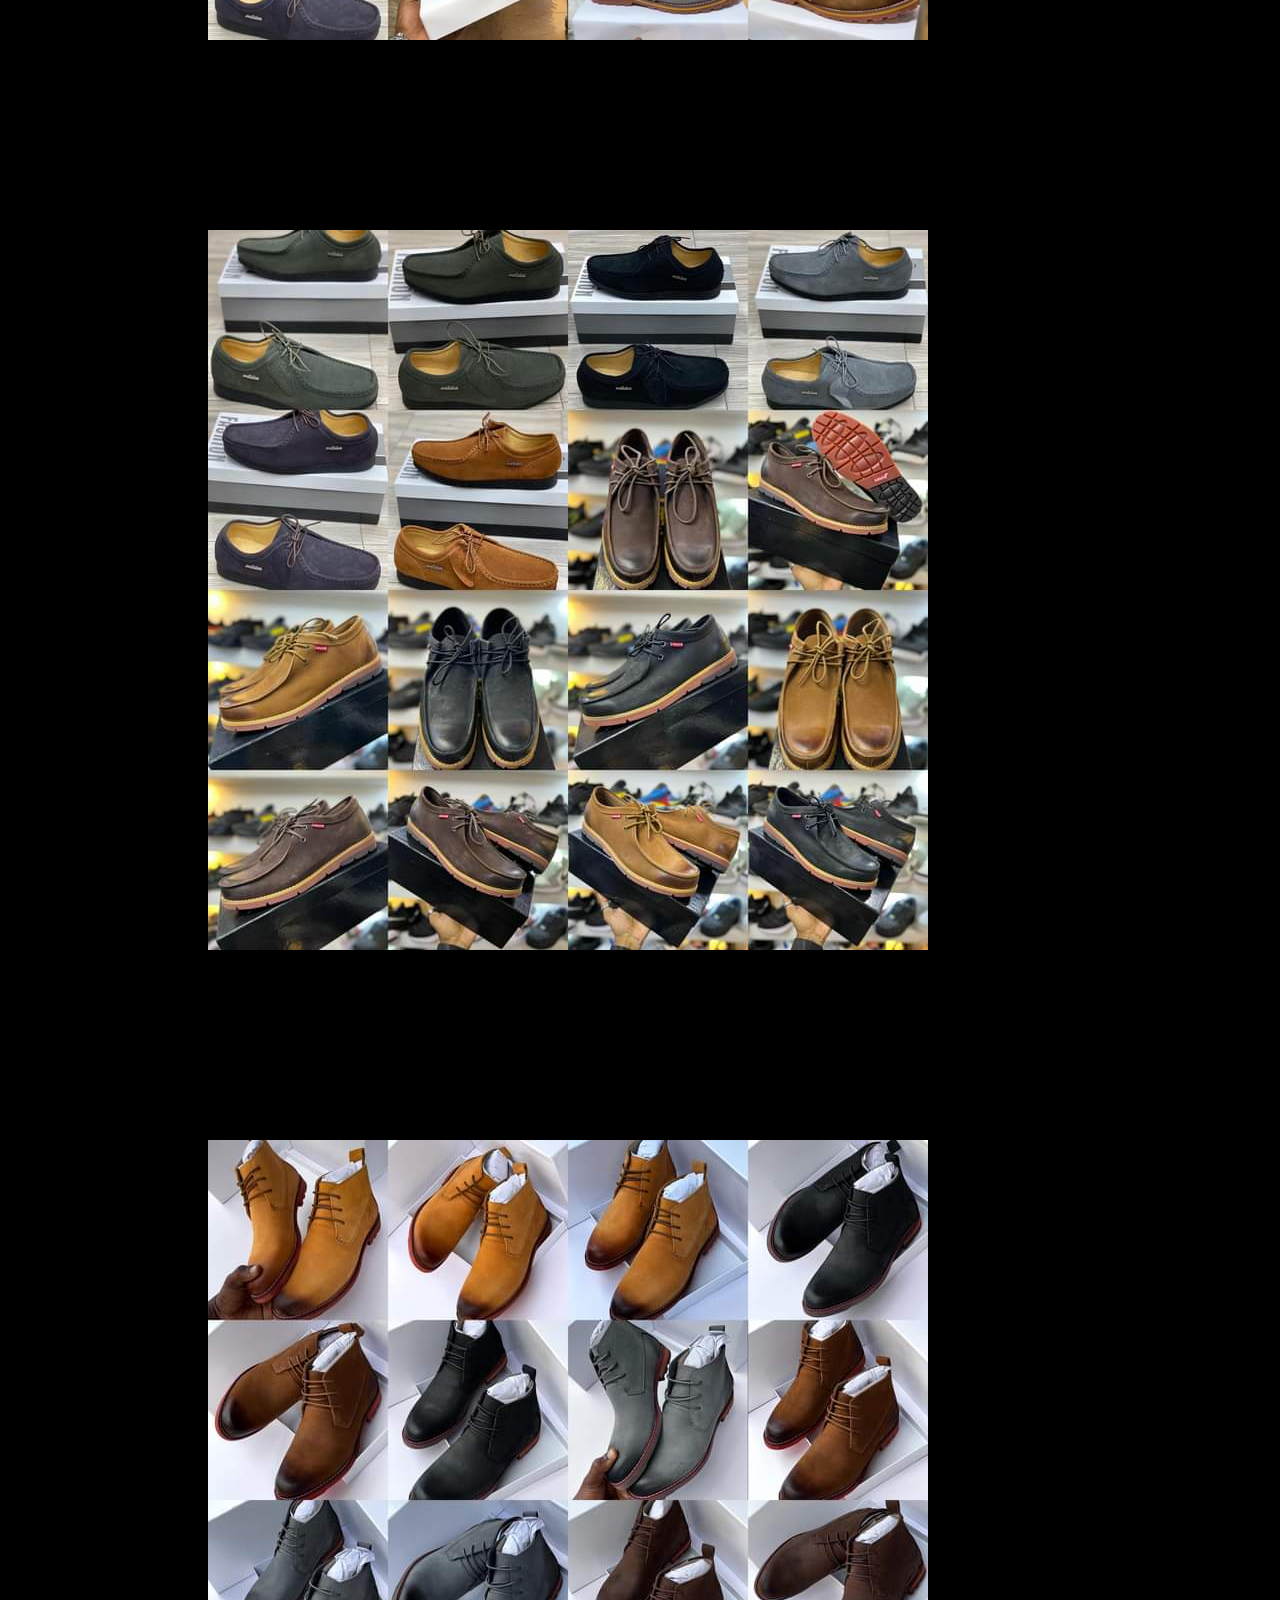
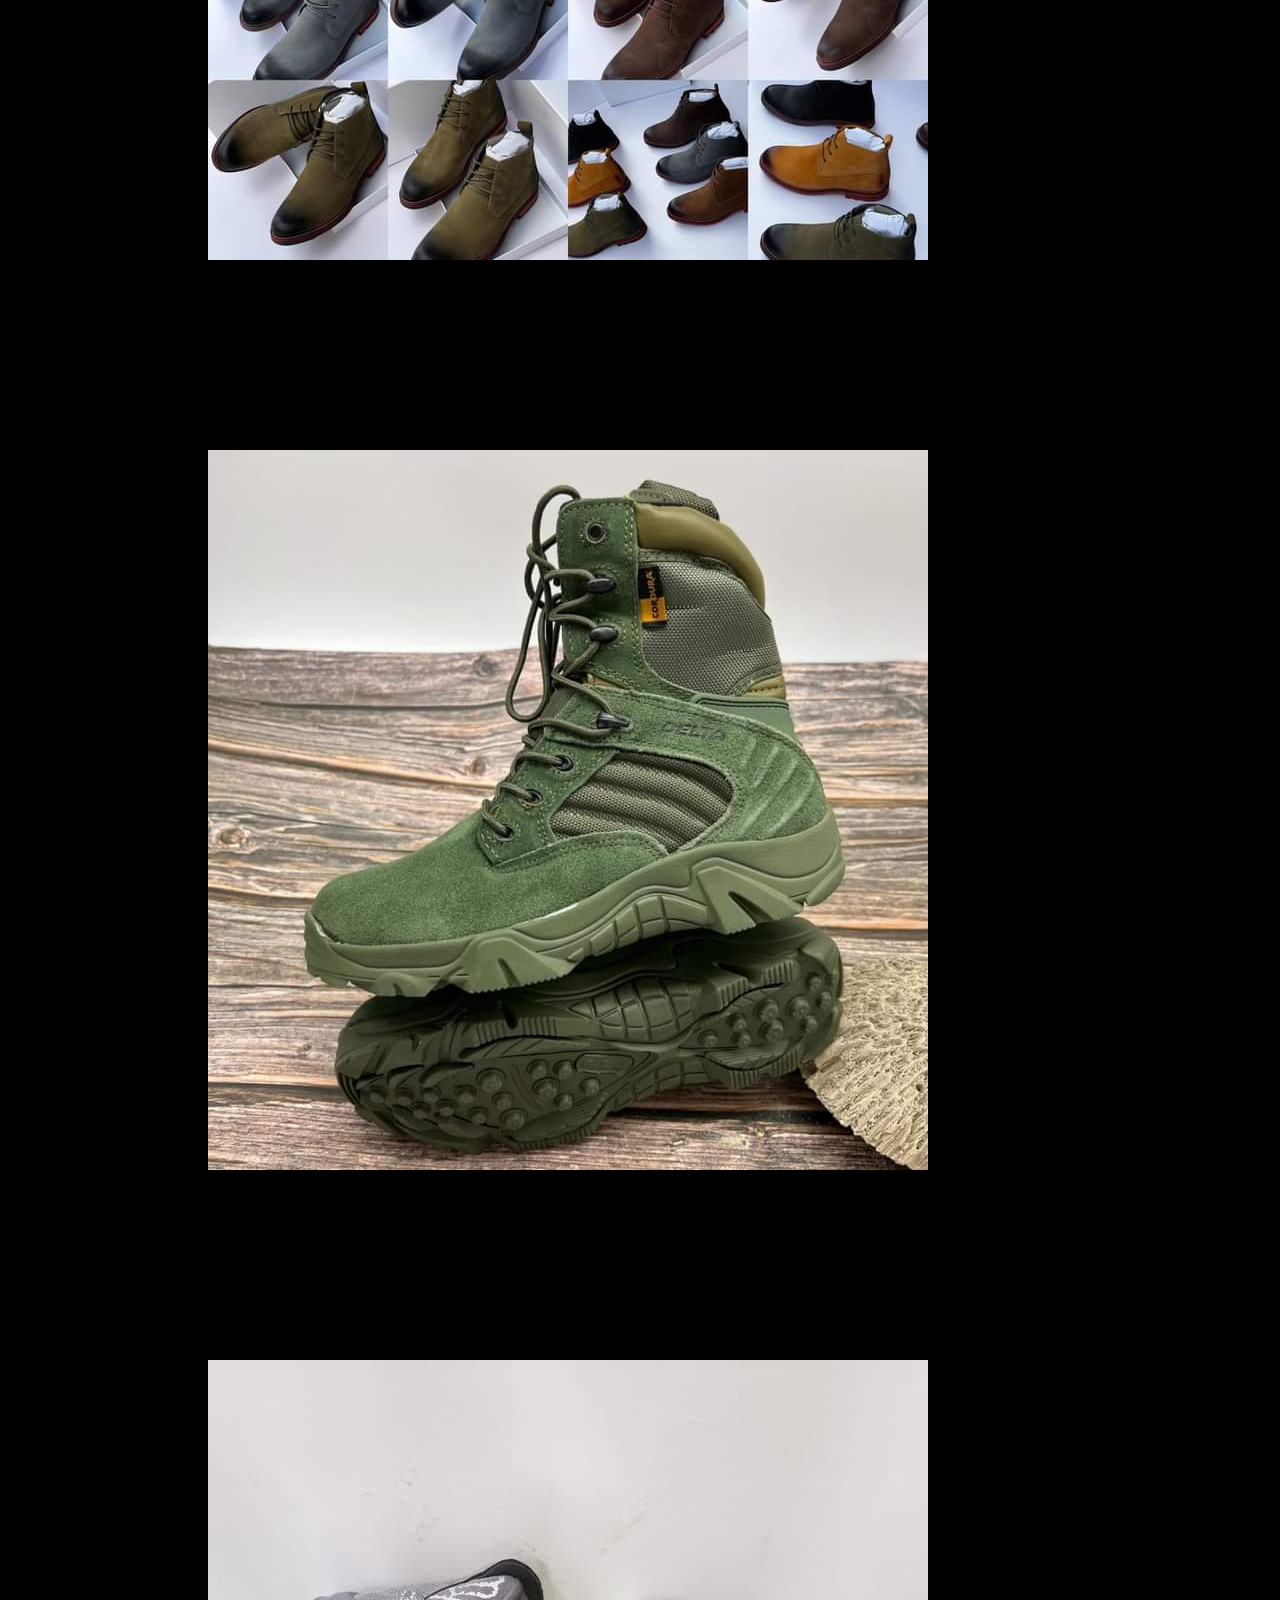
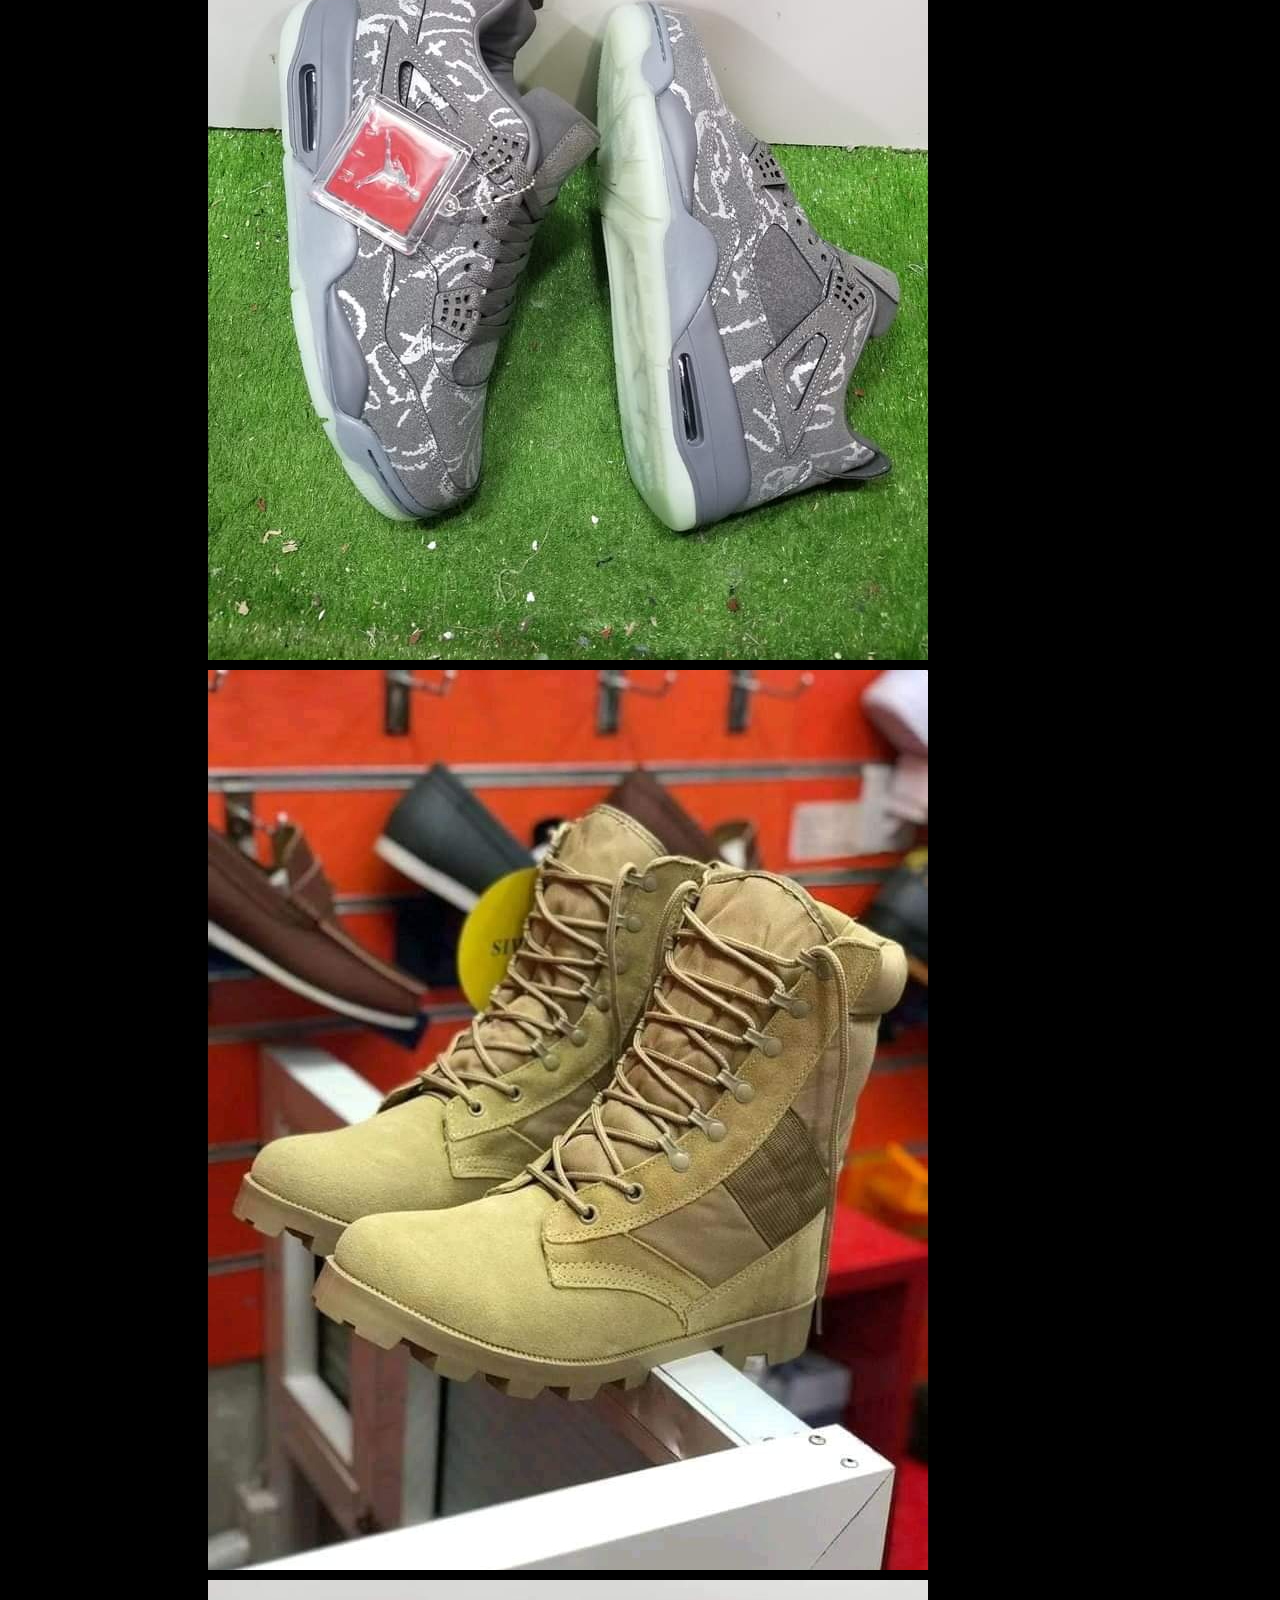
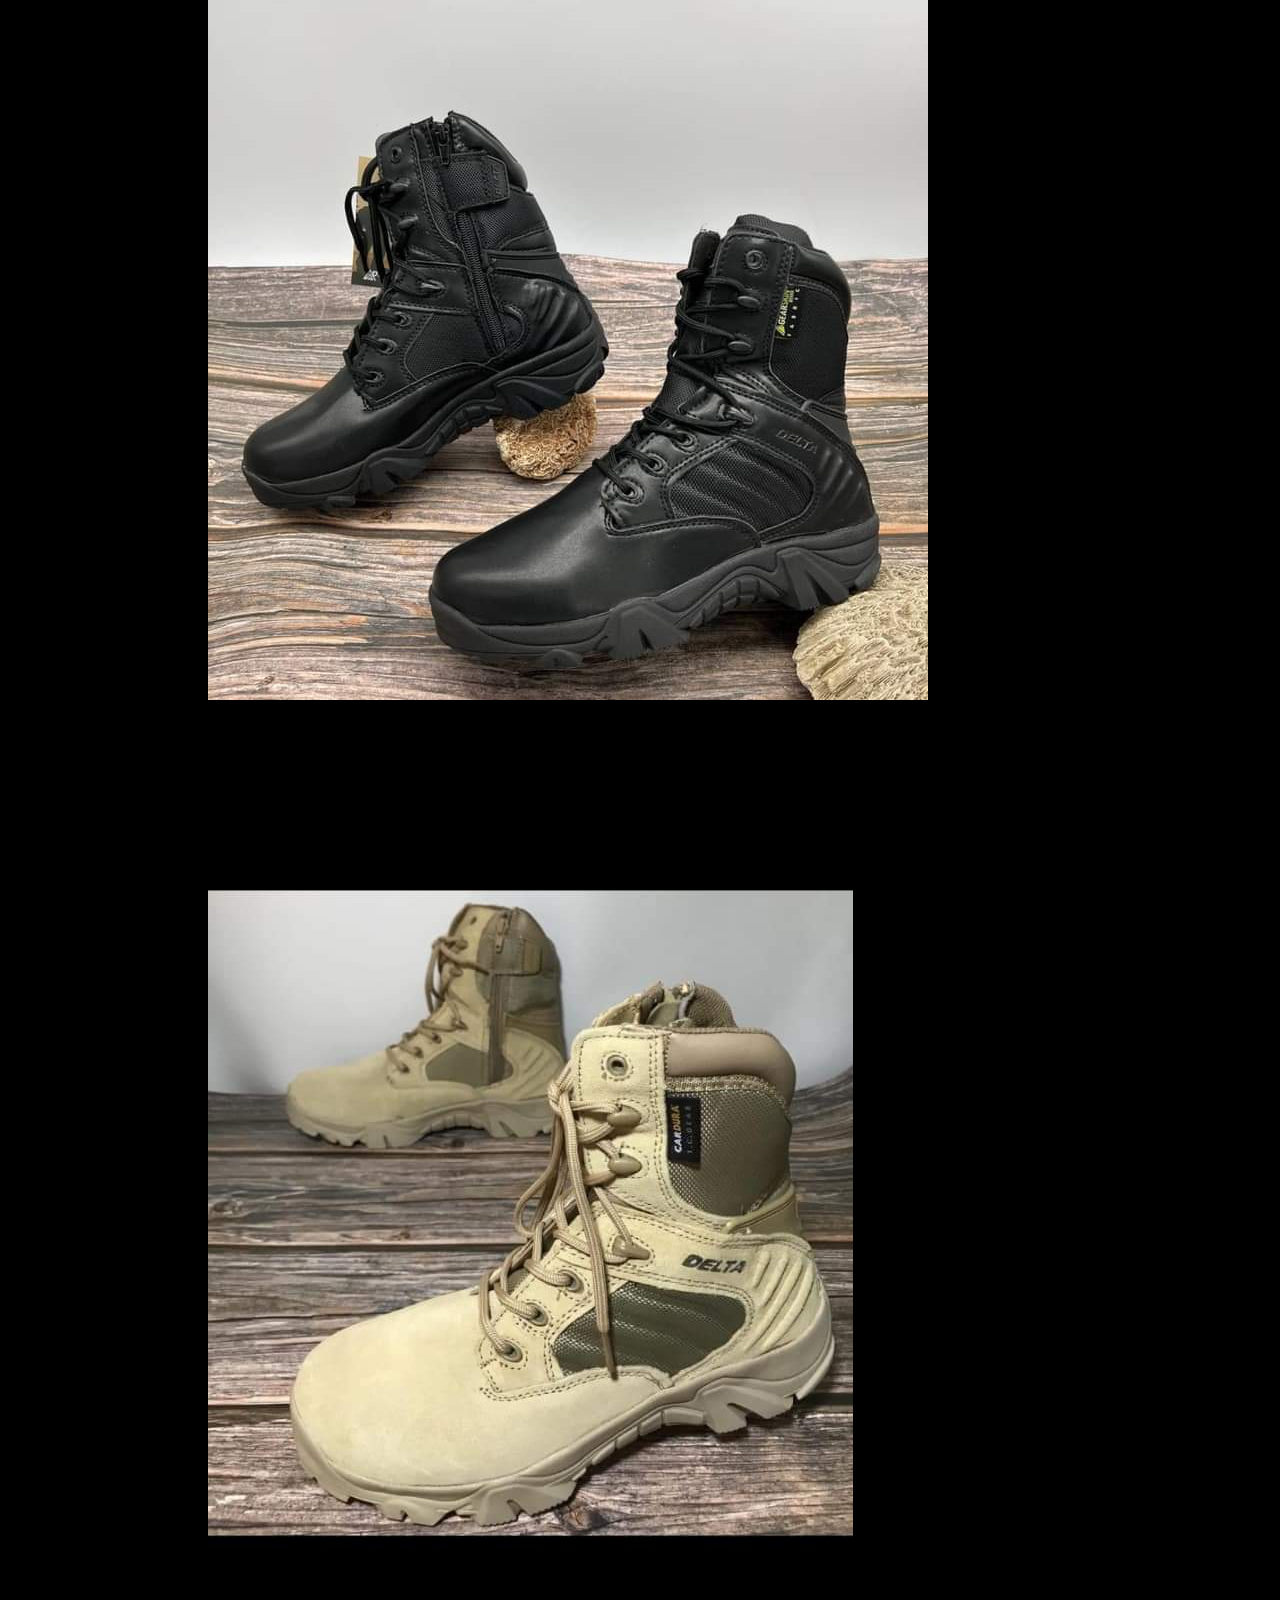
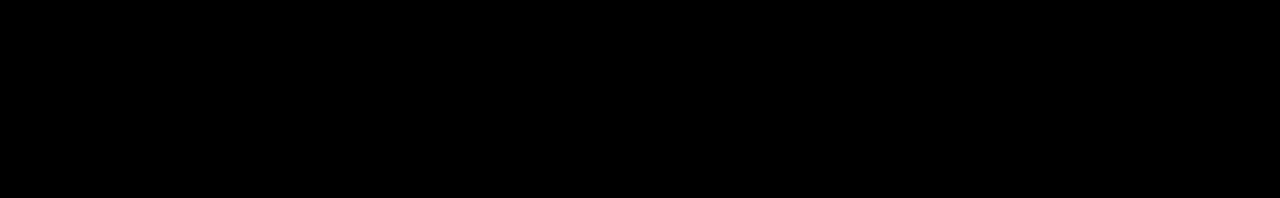
<file: viatu.html>
<!DOCTYPE html>
<html lang="en">
<head>
   <style>
    div
    {
        height: 100vh;
        width: 100%;
        background-size: c;
        background-position: centr;
        background-repeat: no-repeat;
        margin-left: 200px;
        margin-top: 10px;
    }
   </style>
</head>
<body style="background-color: black; color: white; text-align: center;">
   <div style="background-image: url(./assets/viatu1.jpg);"></div>
   <div style="background-image: url(./assets/viatu2.jpg);"></div>
   <div style="background-image: url(./assets/viatu3.jpg);"></div>
   <div style="background-image: url(./assets/viatu4.jpg);"></div>
   <div style="background-image: url(./assets/viatu5.jpg);"></div>
   <div style="background-image: url(./assets/viatu6.jpg);"></div>
   <div style="background-image: url(/assets/viatu7.jpg);"></div>
   <div style="background-image: url(./assets/viatu8.jpg);"></div>
   <div style="background-image: url(./assets/viatu9.jpg);"></div>
  

</body>
</html>
</file>
<file: home.css>
#divmain {
    background-color: rgb(255, 255, 255);
   

}

* {
    margin: 0;
    padding: 0;
}

#divheading {
    background-color: rgb(0, 0, 0);
    height: 17vh;

    background-size: cover;
    background-repeat: n-repeat;
    background-position: center;

}

#divcontral {
    display: flex;

    gap: 5px;
}

@media only screen and (max-width: 700px) {
    #divcontral {
        display: inline-block;
    }
}

#divmenu {
    background-color: rgba(0, 0, 0, 0.1);
    width: 15%;
   height: 435vh;
    margin-top: 0px;


}
@media only screen and (max-width: 700px) {
    #divmenu{
       width: 10px;

    }
    
}
#divcont {
    background-color: rgb(255, 252, 252);
    width: 70%;
    height: 100vh;




}

#divadd {
    background-color: rgb(0, 0, 0, 0.1);
    width: 25%;
  height: 430vh;
    margin-top: 50px;

}
@media only screen and (max-width: 700px) {
    #divadd {
      width: 20%;
      height: 500vh;
      margin-top: 30px;
    }
}

#p1 {
    color: white;
    text-align: center;
    font-size: 45px;
    font-weight: bolder;
    font-family: cursive;
    justify-content: center;
    padding: 30px;

}

@media only screen and (max-width: 700px) {
    #p1{
       font-size: 20px;
    }
    
}

#ul1 {
    line-height: 40px;
    margin-top: 160px;
    padding: 20px;
    list-style: none;
    font-size: 20px;
    font-weight: bolder;
    color: rgb(19, 18, 18);

}

#cont1 {
    height: 90vh;
    background-color: bisque;
    background-image: url(./assets/back2.avif);
    background-size: cover;
    border-radius: 20px;
    margin: 50px;
    cursor: pointer;
}

@media only screen and (max-width: 700px) {
    #cont1{
      height: 70px;
    }
    
}

.img {
    width: 100%;
    height: 40vh;
    animation-name: slide;
    animation-duration: 20s;
    animation-delay: .10s;
    animation-timing-function: ease-in-out;
    animation-iteration-count: infinite;
    background-repeat: no-repeat;
    background-position: center;
    background-size: cover;
    border-radius: 30px;
    cursor: pointer;
}

@keyframes slide {
    0% {
        background-image: url(./assets/sld1.jpg);
    }

    20% {
        background-image: url(./assets/sld2.jpg);
    }

    40% {
        background-image: url(./assets/sld3.jpg);
    }

    60% {
        background-image: url(./assets/sd4.jpg);
    }

    80% {
        background-image: url(./assets/sld5.jpg);
    }

    100% {
        background-image: url(./assets/sld6.jpg);
    }
}

.img1 {
    width: 100%;

    animation-name: slide1;
    animation-duration: 2s;
    animation-delay: .0s;
    animation-timing-function: ease-in-out;
    animation-iteration-count: infinite;
    background-repeat: no-repeat;
    background-position: center;
    background-size: cover;
    border-radius: 30px;
    cursor: pointer;
}

@keyframes slide1 {
    0% {
        background-color: aqua;
    }

    20% {
        background-color: rgb(255, 0, 140);
    }

    40% {
        background-color: rgb(255, 242, 0);
    }

    60% {
        background-color: rgb(0, 255, 4);
    }

    80% {
        background-color: rgb(236, 239, 239);
    }

    100% {
        background-color: rgb(208, 0, 255);
    }
}

.img2 {
    width: 100%;
    height: 40vh;
    animation-name: slide2;
    animation-duration: 10s;
    animation-delay: .1s;
    animation-timing-function: ease-in-out;
    animation-iteration-count: infinite;
    background-repeat: no-repeat;
    background-position: center;
    background-size: cover;
    border-radius: 30px;
    cursor: pointer;
}

@keyframes slide2 {
    0% {
        background-image: url(./assets/10.jpg);
    }

    20% {
        background-image: url(./assets/11.jpg);
    }

    40% {
        background-image: url(./assets/12.jpg);
    }

    60% {
        background-image: url(./assets/13.jpg);
    }

    80% {
        background-image: url(./assets/14.jpg);
    }

    100% {
        background-image: url(./assets/sd4.jpg);
    }
}

#divcontainer2 {
    display: flex;
    margin-top: 50px;
    gap: 50px;
    margin: 10px;

}

@media only screen and (max-width: 700px) {
    #divcontainer2  {
      flex-direction: column;
    }
    
}
#cont2 {
    height: 40vh;
    width: 30%;
    background-color: rgb(0, 0, 0, 0.1);
    background-image: url(./assets/tsht2.jpg);
    background-size: cover;
    border-radius: 10%;
    box-shadow: 3px 3px 3px 2px black;
    cursor: pointer;

}
@media only screen and (max-width: 700px) {
    #cont2 {
      height: 30vh;
      width: 30%;
    }
    
}

#cont3 {
    height: 40vh;
    width: 30%;
    background-color: rgb(0, 0, 0, 0.1);
    background-image: url(./assets/jeans2.jpg);
    background-size: cover;
    border-radius: 10%;
    box-shadow: 2px 3px 3px 3px black;
    cursor: pointer;

}


#cont4 {
    height: 40vh;
    width: 30%;
    background-color: rgb(0, 0, 0, 0.1);
    border-radius: 10%;
    box-shadow: 3px 3px 3px 2px black;
    background-image: url(./assets/sandle1);
}


#h22 {

    margin-top: 0px;
    margin-left: 100px;

}

#divcontainer3 {
    background-color: rgb(255, 255, 255);
    height: 50vh;
    display: flex;
    margin-top: 20px;
    margin-top: 50px;
    gap: 50px;

}
@media only screen and (max-width: 700px) {
    #divcontainer3  {
      flex-direction: column;
      height: 40vh;
    }
    
}

#cont5 {
  
    width: 30%;
    background-color: rgb(0, 0, 0, 0.1);
    background-image: url(./assets/wallet1);
    background-size: cover;
    border-radius: 10%;
    box-shadow: 3px 3px 3px 2px black;
    cursor: pointer;
}

#cont6 {
    height: 40vh;
    width: 30%;
    background-color: rgb(0, 0, 0, 0.1);
    background-image: url(./assets/JEZi.jpg);
    background-size: cover;
    border-radius: 10%;
    box-shadow: 2px 3px 3px 3px black;
    background-position: center;
    cursor: pointer;
}

#cont7 {
    height: 40vh;
    width: 30%;
    background-color: rgb(0, 0, 0, 0.1);
    border-radius: 10%;
    box-shadow: 3px 3px 3px 2px black;
    background-image: url(./assets/watch.jpg);
    background-size: cover;
    cursor: pointer;
}

.img3 {
    width: 100%;
    height: 40vh;
    animation-name: slide3;
    animation-duration: 15s;
    animation-delay: .3s;
    animation-timing-function: ease-in-out;
    animation-iteration-count: infinite;
    background-repeat: no-repeat;
    background-position: center;
    background-size: cover;
    border-radius: 30px;

}

@keyframes slide3 {
    0% {
        background-image: url(./assets/JEZi.jpg);
    }

    20% {
        background-image: url(./assets/jezi\ yanga);
    }

    40% {
        background-image: url(./assets/jezi\ azam )
    }

    60% {
        background-image: url(./assets/jezi\ tz.jpg);
    }
}

#divcontainer4 {
    background-color: rgb(0, 0, 0);
    height: 70vh;
    display: flex;
    margin-top: 0px;

    gap: 50px;

    background-size: cover;

}
@media only screen and (max-width: 700px) {
    #divcontainer4 {
      height: 70vh;
    flex-direction: column;
    }
}

#ul2 {
    line-height: 40px;
    margin-top: 30px;
    padding: 20px;
    list-style: none;
    font-size: 20px;
    font-weight: bolder;
    color: rgb(19, 18, 18);

}
@media only screen and (max-width: 700px) {
    #ul2{
        line-height: 30px;
        margin-top: 20px;
       
        font-size: 15px;
        font-weight: bolder;
    }
}
.li2 {
    border-radius: 2%;

    line-height: 20px;
    margin-top: 15px;
    background-color: rgba(28, 121, 104, 0.892);
    color: rgb(255, 255, 255);
    padding: 20px;

}

li:hover {
    opacity: 0.5;
    cursor: pointer;
    font-size: 25px;
    font-family: cursive;
    color: red;
}

img:hover {
    opacity: 0.9;
}

#divcontainer5 {
    height: 158vh;
    background-color: rgb(1, 1, 1);
    padding-top: 50px;
    padding-left: 150px;
    padding-right: 50px;
    padding-bottom: 10px;

}

img {

    height: 60vh;
    border-radius: 2%;
}

#img1 {
    height: 90vh;
    width: 100%;
    margin-top: 10px;
}

#last {
    height: 25vh;
    background-color: rgba(254, 251, 251, 0.1);
    display: flex;
}
@media only screen and (max-width: 700px) {
    #last {
      height: 20vh;
    
    }
}
#last1 {
    background-image: linear-gradient(to top, rgb(207, 55, 209), rgba(27, 182, 202, 0.81));
    text-align: center;
}


#last2 {

    width: 40%;
    background-image: linear-gradient(to top, rgb(251, 250, 251), rgba(232, 204, 232, 0.573));
}
@media only screen and (max-width: 700px) {
    #last2 {
      width: 30%;
    
    }
}
#last3 {
    background-image: linear-gradient(to top, rgb(251, 250, 251), rgba(232, 204, 232, 0.573));
    width: 40%;
}
@media only screen and (max-width: 700px) {
    #last3 {
      width: 30%;
    
    }
}
#l
#h1a {
    color: white;
    line-height: 50px;
    text-shadow: 5px 5px 5px black;
}

#h1b {
    color: rgb(17, 32, 242);
    line-height: 50px;
    font-family: cursive;
}

#h1c {
    color: rgb(16, 17, 17);
    line-height: 50px;
    font-family: forte;
}

#ullast {
    padding-top: 30px;
    list-style: none;
    line-height: 30px;
    font-family: simsun;
    font-weight: bolder;
    letter-spacing: 3px;
    display: flex;
    gap: 20px;
    font-size: large;
    margin-left: 60px;
}

#ullast1 {
    padding-top: 30px;
    list-style: none;
    line-height: 30px;
    font-family: simsun;
    font-weight: bolder;
    letter-spacing: 3px;
    display: flex;

    padding: 20-x;
    gap: 20px;
    font-size: large;
    margin-left: 200px;
}

#whatsapp {
    color: #47c702;
    font-size: 50px;
    font-weight: bolder;
}

#instagram {
    color: #810707;
    font-size: 50px;
    font-weight: bolder;
}

#tele {
    color: #02acfb;
    font-size: 50px;
    font-weight: bolder;
}

#facebook {
    color: #0517d8;
    font-size: 50px;
    font-weight: bolder;
}

#phone {
    color: #0a0b13;
    font-size: 50px;
    font-weight: bolder;
}

#footer {
    background-color: #0a0b13;
    color: aliceblue;
    height: 5vh;
    padding-left: 500px;
    padding-top: 10px;
}

a:link {
    caret-color: rgb(0, 0, 0);
    text-decoration: none;
}

a:visited {
    color: rgb(0, 0, 0);
}

.img4 {
    width: 100%;
    height: 40vh;
    animation-name: slide4;
    animation-duration: 5s;
    animation-delay: .1s;
    animation-timing-function: ease-in-out;
    animation-iteration-count: infinite;
    background-repeat: no-repeat;
    background-position: center;
    background-size: cover;
    border-radius: 30px;
    cursor: pointer;
}

@keyframes slide4 {
    0% {
        background-image: url(./assets/34.jpg);
    }

    20% {
        background-image: url(./assets/38.jpg);
    }

    40% {
        background-image: url(./assets/24.jpg);
    }

    60% {
        background-image: url(./assets/46.jpg);
    }

    80% {
        background-image: url(./assets/37.jpg);
    }

    100% {
        background-image: url(./assets/40.jpg);
    }
}

.img5 {
    width: 100%;
    height: 40vh;
    animation-name: slide5;
    animation-duration: 15s;
    animation-delay: .1s;
    animation-timing-function: ease-in-out;
    animation-iteration-count: infinite;
    background-repeat: no-repeat;
    background-position: center;
    background-size: cover;
    border-radius: 30px;
    cursor: pointer;
}

@keyframes slide5 {
    0% {
        background-image: url(./assets/22.jpg);
    }

    20% {
        background-image: url(./assets/33.jpg);
    }

    40% {
        background-image: url(./assets/44.jpg);
    }

    60% {
        background-image: url(./assets/50.jpg);
    }

    80% {
        background-image: url(./assets/25.jpg);
    }

    100% {
        background-image: url(./assets/30.jpg);
    }
}

.img6 {
    width: 100%;
    height: 40vh;
    animation-name: slide6;
    animation-duration: 10s;
    animation-delay: .1s;
    animation-timing-function: ease-in-out;
    animation-iteration-count: infinite;
    background-repeat: no-repeat;
    background-position: center;
    background-size: cover;
    border-radius: 30px;
    cursor: pointer;
}

@keyframes slide6 {
    0% {
        background-image: url(./assets/10.jpg);
    }

    20% {
        background-image: url(./assets/11.jpg);
    }

    40% {
        background-image: url(./assets/12.jpg);
    }

    60% {
        background-image: url(./assets/13.jpg);
    }

    80% {
        background-image: url(./assets/14.jpg);
    }

    100% {
        background-image: url(./assets/sd4.jpg);
    }
}
</file>
<file: about.css>
#divabout1
{
background-color: black;
height: 100vh;
margin: 50px;
margin-top: 100px;

}
#divabout2
{
background-color: black;
height: 100vh;
margin: 50px;
margin-top: 50px;
background-image: url(./assets/shop.jpg);
background-size: cover;
background-position: center;

}
#h1about
    {
        color: white;
        text-align: center;
        padding: 50px;
    }
    #h1about2
    {
        color: white;
        text-align: center;
        padding: 50px;
        font-size: xx-large;
        font-family: cursive;
        letter-spacing: 5px;
        word-spacing: 7px;
    }
</file>
<file: CONTACT.CSS>
#divabout3
{
    background-color: rgb(238, 229, 229);
    height: 80vh;
    margin: 50px;
    margin-top: 50px;
    line-height: 100px;
   width: 90%;
    
    }
    #contact-icon
    {
        list-style: none;
        margin-left: 50px;
        background-color: ;
    }
</file>
<file: form.css>
form
{
    
    background-image: linear-gradient(to top,rgb(22, 146, 223),rgb(233, 124, 208));
    padding: 30px;
    width: 70%;
    margin-left: 70px;
    line-height: 0px;
    letter-spacing: 3px;
    height: 70vh;
    font-family: verdana;
    font-size:;
    font-weight: bolder;
    color: rgb(255, 255, 255);
    
}
input
{
    height: 20px;
    border-radius: 5px;
    border: 2px solid rgb(255, 255, 255);
    background-color: rgb(255, 254, 255);

}
td
{
    padding: 10px;
}
</file>
